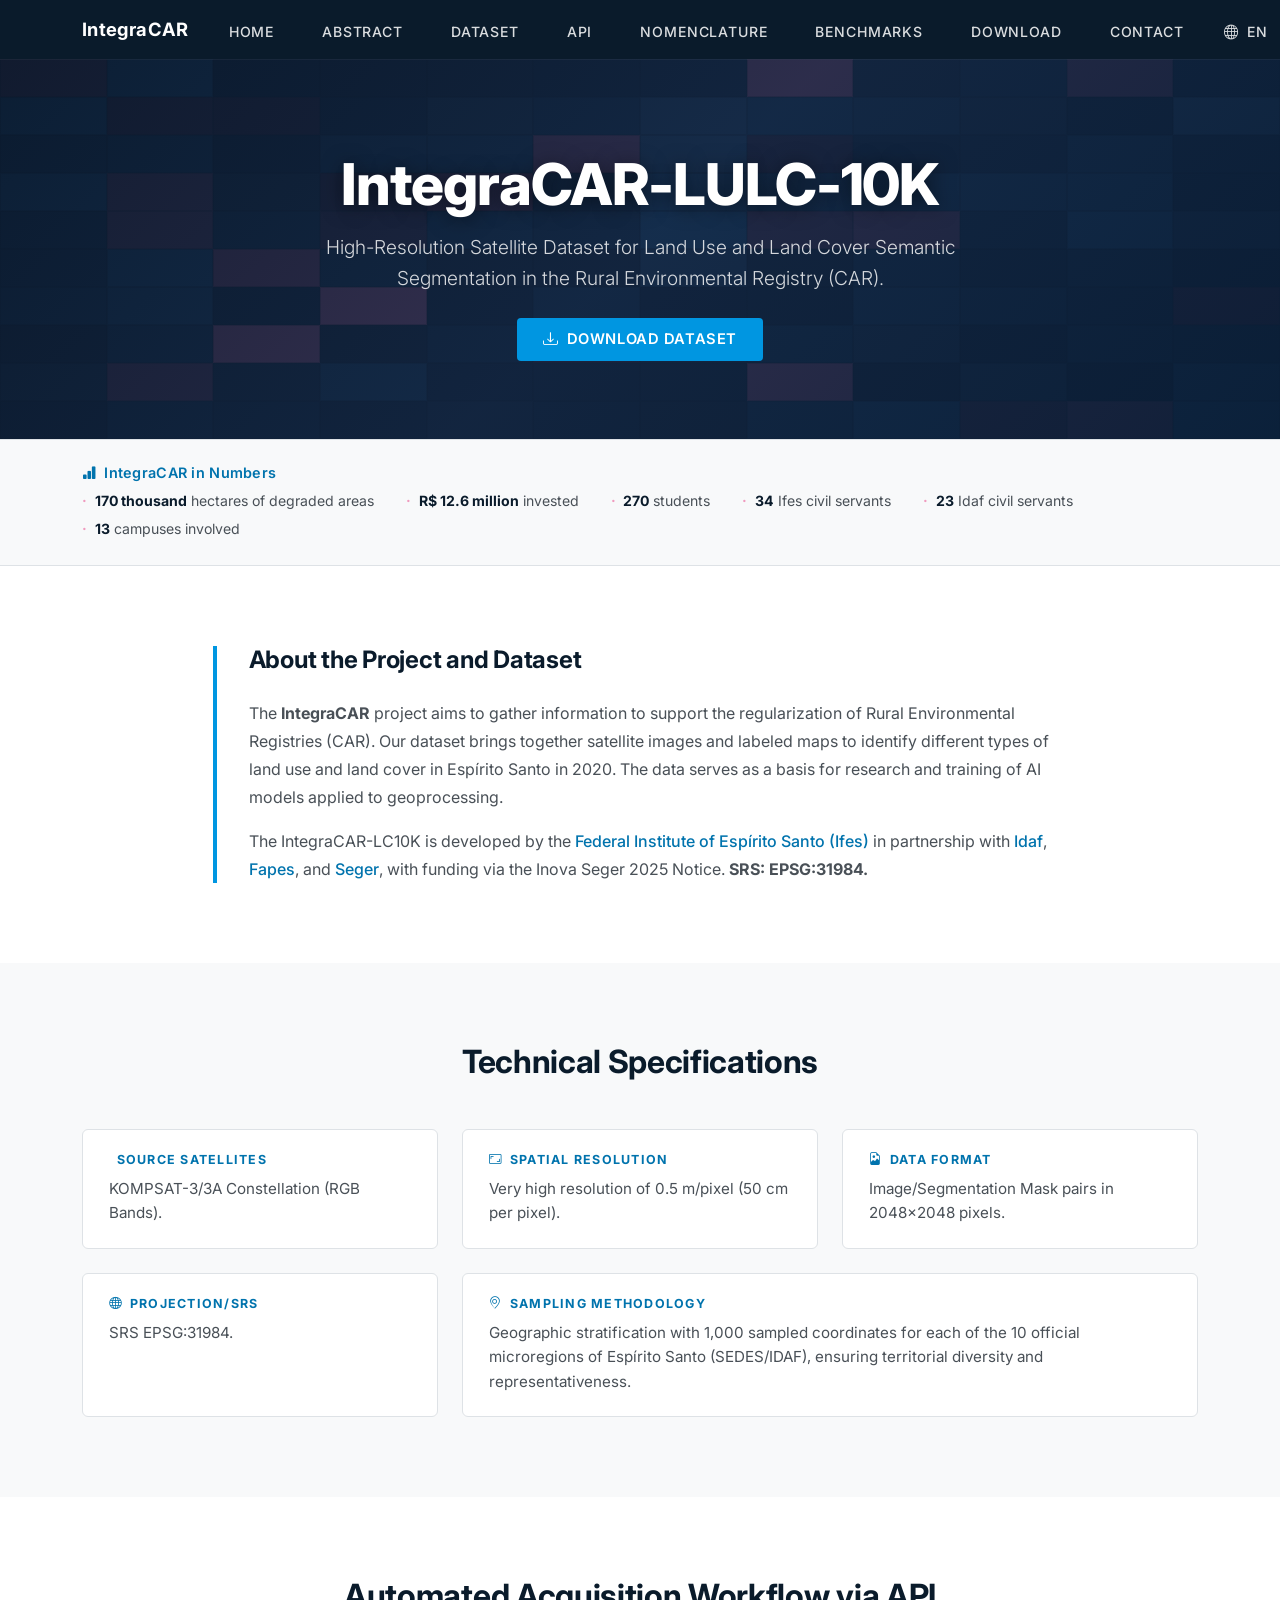
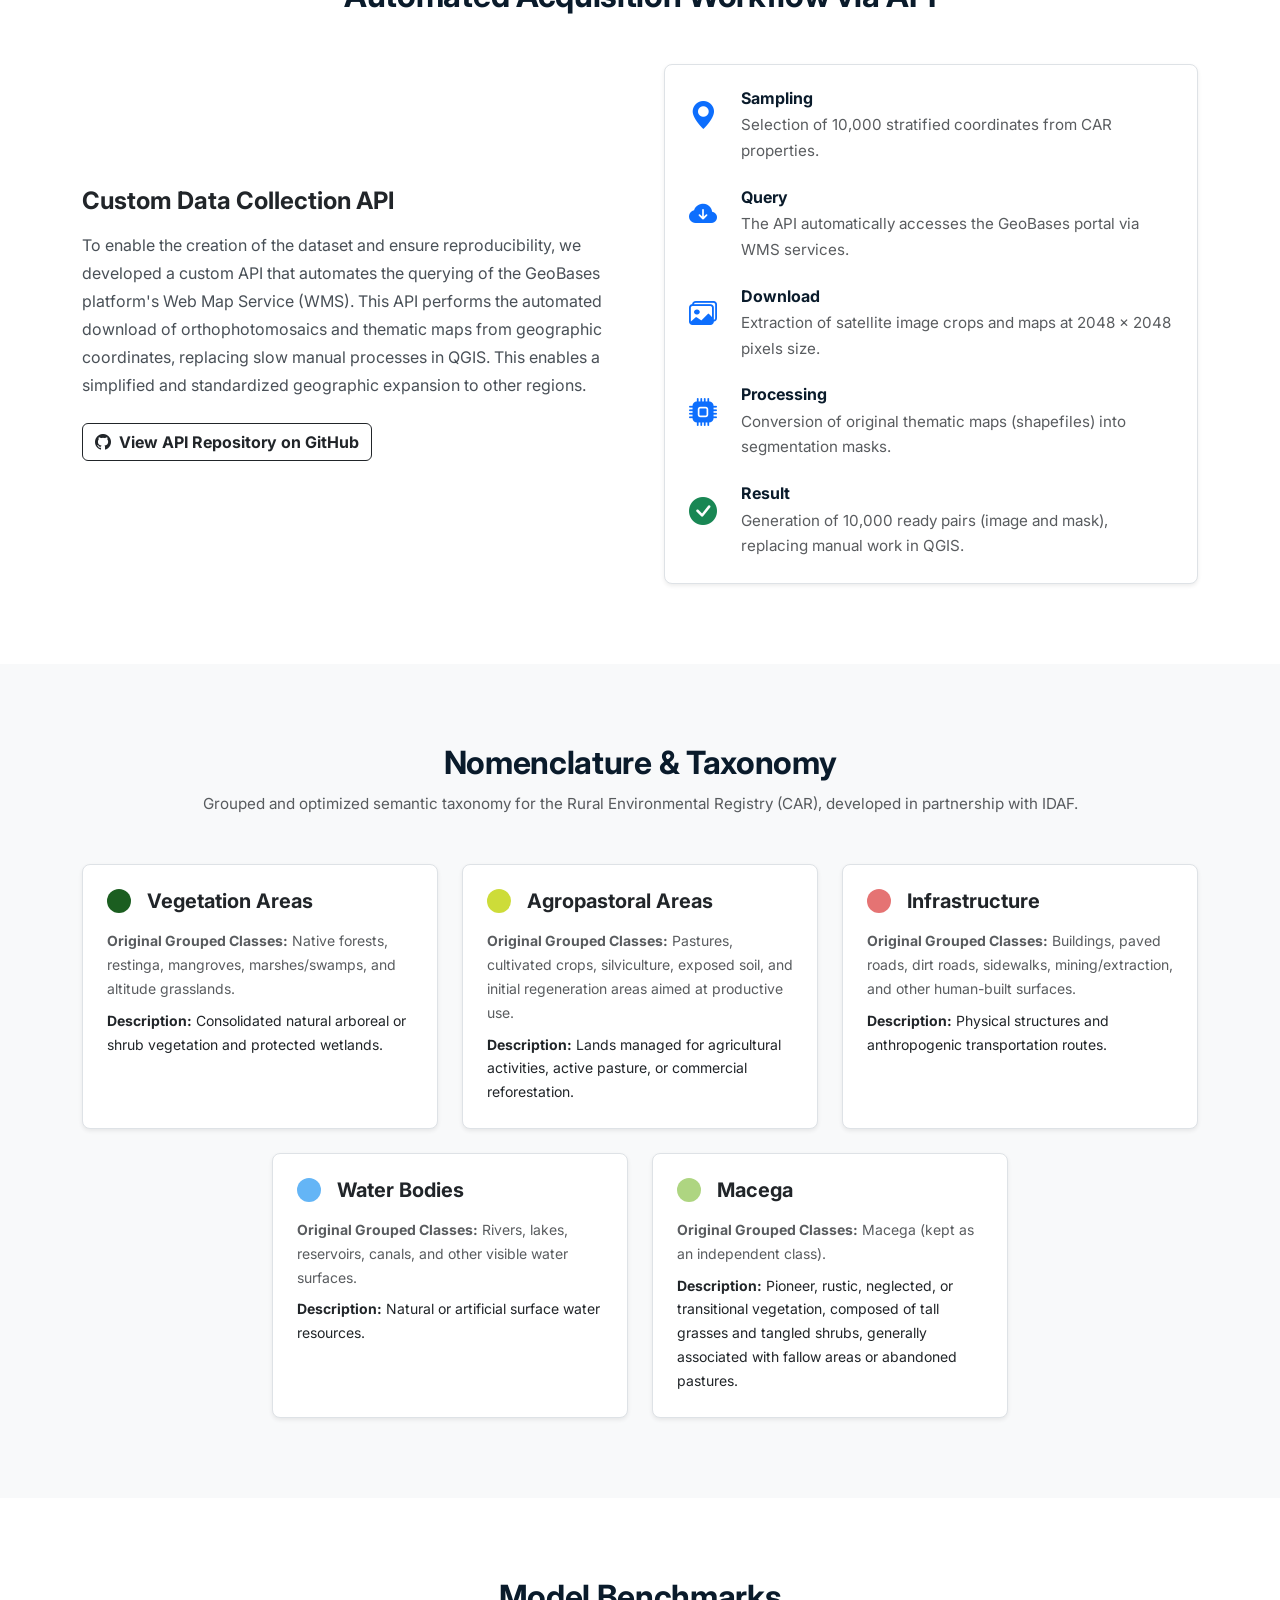
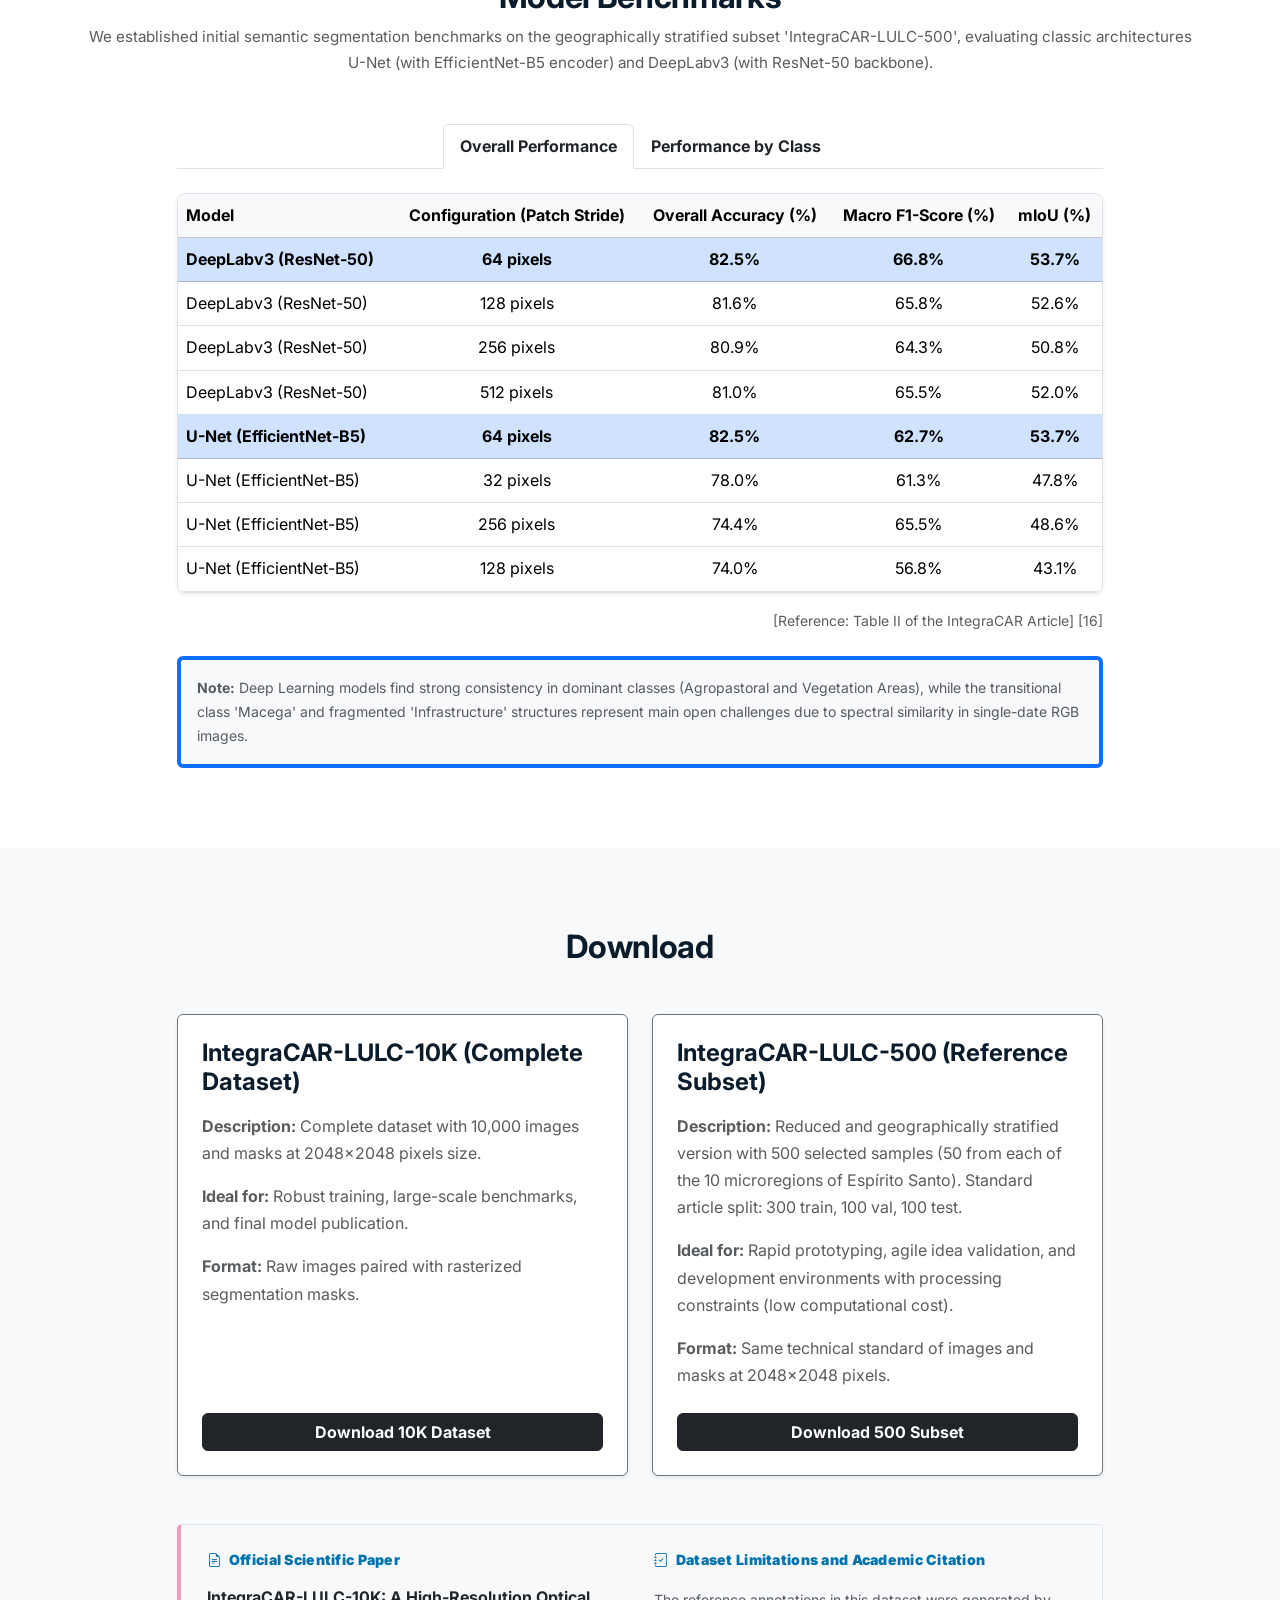
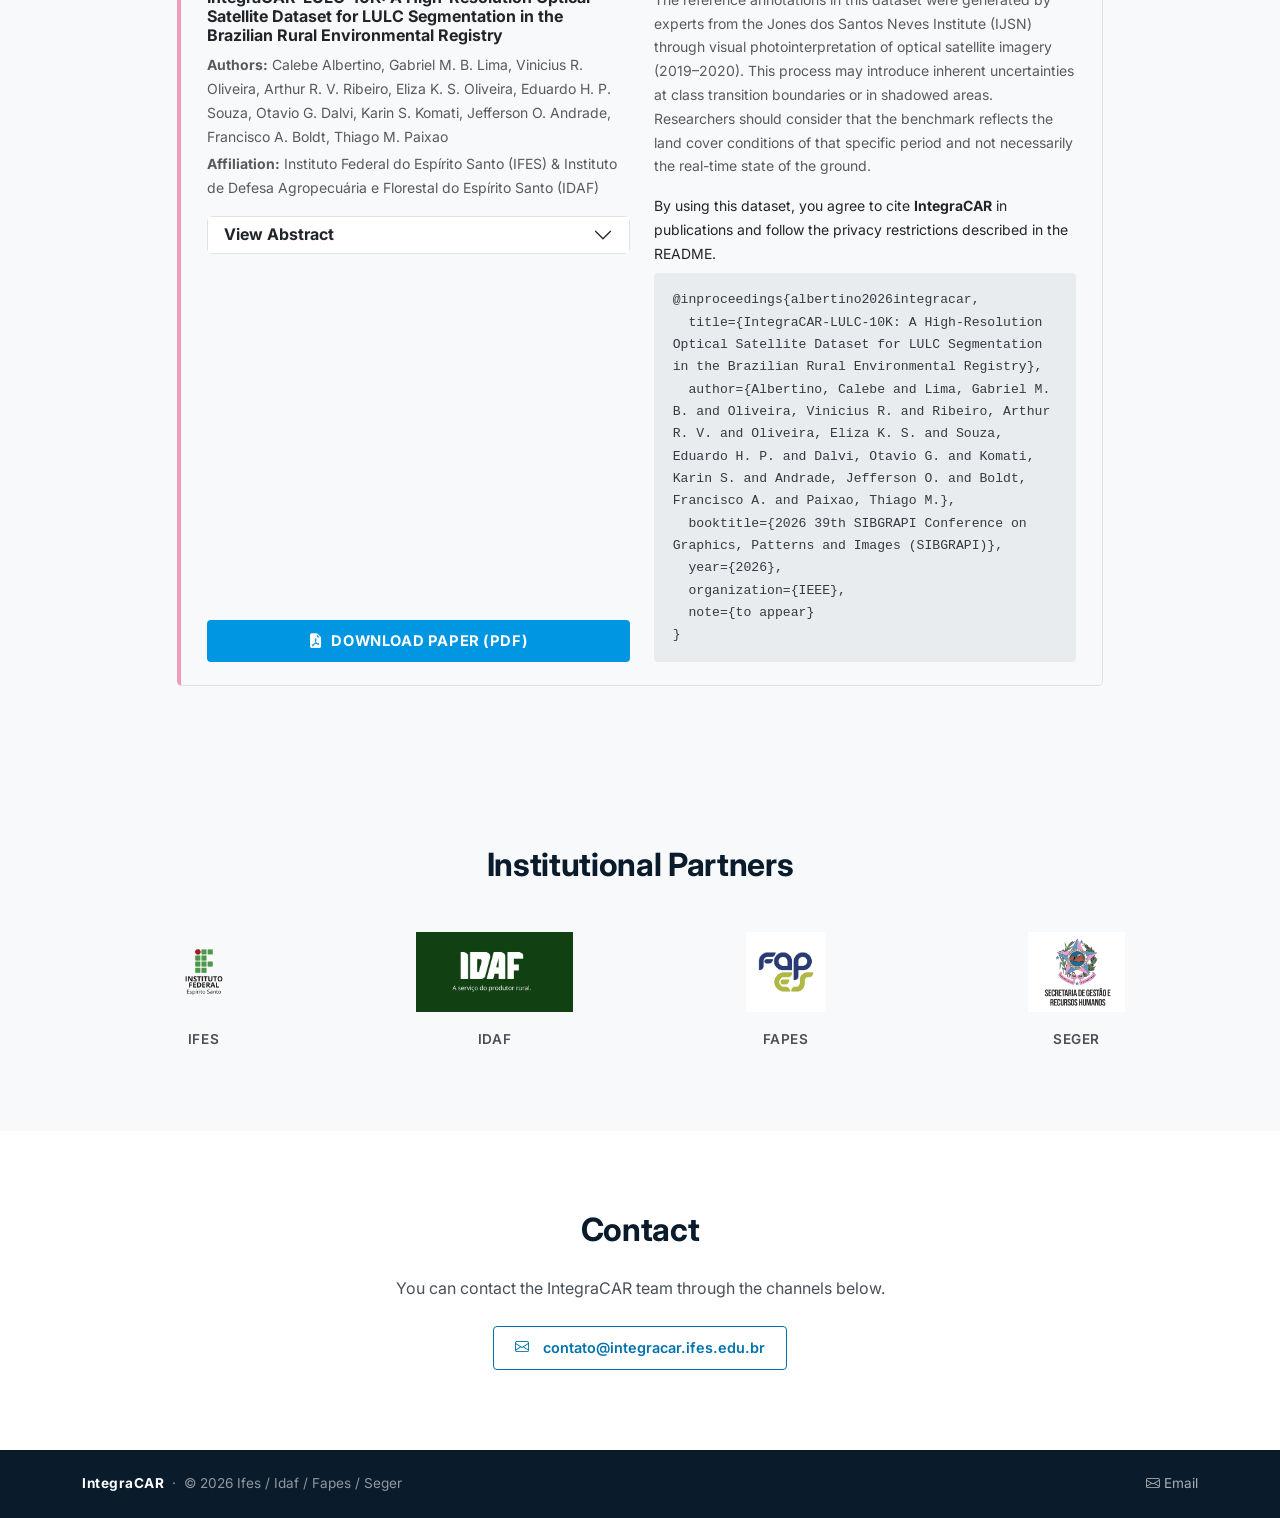
<file: index.html>
<!doctype html>
<html lang="en">

<head>
    <meta charset="utf-8" />
    <meta name="viewport" content="width=device-width, initial-scale=1, shrink-to-fit=no" />
    <meta name="description"
        content="IntegraCAR-LULC-10K is a high-resolution satellite dataset for land use and land cover semantic segmentation in the Rural Environmental Registry (CAR)." />
    <meta name="author" content="IntegraCAR / Ifes" />
    <meta name="keywords"
        content="dataset, CAR, rural environmental registry, Espírito Santo, remote sensing, geoprocessing, semantic segmentation, IntegraCAR, LULC" />
    <meta name="robots" content="index, follow" />
    <link rel="shortcut icon" href="favicon.ico" type="image/x-icon" />

    <meta property="og:title" content="IntegraCAR-LULC-10K — High-Resolution Satellite Dataset for LULC" />
    <meta property="og:description"
        content="High-resolution satellite dataset for land use and land cover semantic segmentation in the Rural Environmental Registry (CAR)." />
    <meta property="og:url" content="https://integracar.ifes.edu.br" />

    <title>IntegraCAR-LULC-10K — High-Resolution Satellite Dataset</title>

    <!-- Google Fonts: Inter (clean sans-serif like BigEarthNet) -->
    <link rel="preconnect" href="https://fonts.googleapis.com" />
    <link rel="preconnect" href="https://fonts.gstatic.com" crossorigin />
    <link href="https://fonts.googleapis.com/css2?family=Inter:wght@300;400;500;600;700;800&display=swap"
        rel="stylesheet" />

    <!-- Bootstrap 5 -->
    <link href="https://cdn.jsdelivr.net/npm/bootstrap@5.3.2/dist/css/bootstrap.min.css" rel="stylesheet" />

    <!-- Bootstrap Icons -->
    <link rel="stylesheet" href="https://cdn.jsdelivr.net/npm/bootstrap-icons@1.11.3/font/bootstrap-icons.min.css" />

    <link rel="stylesheet" href="style.css" />
</head>

<body>

    <!-- ===================== NAVBAR ===================== -->
    <nav id="mainNav" class="navbar navbar-expand-lg navbar-dark ben-navbar sticky-top">
        <div class="container">
            <a class="navbar-brand ben-brand" href="#home">
                IntegraCAR
            </a>

            <button class="navbar-toggler" type="button" data-bs-toggle="collapse" data-bs-target="#navbarNav"
                aria-controls="navbarNav" aria-expanded="false" aria-label="Toggle navigation">
                <span class="navbar-toggler-icon"></span>
            </button>

            <div class="collapse navbar-collapse" id="navbarNav">
                <ul class="navbar-nav ms-auto align-items-center">
                    <li class="nav-item px-lg-3"><a class="nav-link ben-nav-link" href="#home"
                            data-i18n="nav-home">Home</a></li>
                    <li class="nav-item px-lg-3"><a class="nav-link ben-nav-link" href="#abstract"
                            data-i18n="nav-abstract">Abstract</a></li>
                    <li class="nav-item px-lg-3"><a class="nav-link ben-nav-link" href="#dataset"
                            data-i18n="nav-dataset">Dataset</a></li>
                    <li class="nav-item px-lg-3"><a class="nav-link ben-nav-link" href="#api"
                            data-i18n="nav-api">API</a></li>
                    <li class="nav-item px-lg-3"><a class="nav-link ben-nav-link" href="#nomenclature"
                            data-i18n="nav-nomenclature">Nomenclature</a></li>
                    <li class="nav-item px-lg-3"><a class="nav-link ben-nav-link" href="#benchmarks"
                            data-i18n="nav-benchmarks">Benchmarks</a></li>
                    <li class="nav-item px-lg-3"><a class="nav-link ben-nav-link" href="#download"
                            data-i18n="nav-download">Download</a></li>
                    <li class="nav-item px-lg-3"><a class="nav-link ben-nav-link" href="#contact"
                            data-i18n="nav-contact">Contact</a></li>

                    <!-- Language Switcher -->
                    <li class="nav-item dropdown px-lg-2 mt-2 mt-lg-0">
                        <a class="nav-link ben-nav-link dropdown-toggle" href="#" id="langDropdown" role="button"
                            data-bs-toggle="dropdown" aria-expanded="false">
                            <i class="bi bi-globe me-1"></i> <span id="currentLangLabel">EN</span>
                        </a>
                        <ul class="dropdown-menu dropdown-menu-end" aria-labelledby="langDropdown">
                            <li><a class="dropdown-item" href="#" onclick="changeLang('en'); return false;">English
                                    (EN)</a></li>
                            <li><a class="dropdown-item" href="#" onclick="changeLang('pt'); return false;">Português
                                    (PT)</a></li>
                        </ul>
                    </li>
                </ul>
            </div>
        </div>
    </nav>

    <!-- ===================== HERO ===================== -->
    <header id="home" class="ben-masthead d-flex align-items-center">
        <div class="ben-masthead-overlay"></div>
        <div class="ben-mosaic-grid" aria-hidden="true">
            <!-- mosaic patches rendered via CSS/JS -->
        </div>
        <div class="container position-relative text-center">
            <h1 class="ben-hero-title">IntegraCAR-LULC-10K</h1>
            <p class="ben-hero-subtitle" data-i18n="hero-subtitle">
                High-Resolution Satellite Dataset for Land Use and Land Cover Semantic Segmentation in the Rural
                Environmental Registry (CAR).
            </p>
            <div class="ben-hero-buttons mt-4">
                <a href="#download" class="btn ben-btn-primary" data-i18n="btn-download">
                    <i class="bi bi-download me-2"></i>Download Dataset
                </a>
            </div>
        </div>
    </header>

    <!-- ===================== NUMBERS BOX ===================== -->
    <section class="ben-news-bar" id="numbers">
        <div class="container fade-in-up">
            <div class="ben-news-box">
                <h5 class="ben-news-title" data-i18n="num-title">
                    <i class="bi bi-bar-chart-fill me-2"></i>IntegraCAR in Numbers
                </h5>
                <ul class="ben-news-list">
                    <li data-i18n="num-1"><strong>170 thousand</strong> hectares of degraded areas</li>
                    <li data-i18n="num-2"><strong>R$ 12.6 million</strong> invested</li>
                    <li data-i18n="num-3"><strong>270</strong> students</li>
                    <li data-i18n="num-4"><strong>34</strong> Ifes civil servants</li>
                    <li data-i18n="num-5"><strong>23</strong> Idaf civil servants</li>
                    <li data-i18n="num-6"><strong>13</strong> campuses involved</li>
                </ul>
            </div>
        </div>
    </section>

    <!-- ===================== ABSTRACT ===================== -->
    <section id="abstract" class="ben-section">
        <div class="container fade-in-up">
            <div class="row justify-content-center">
                <div class="col-lg-9 ben-about-block text-justify">
                    <h2 class="ben-section-title" data-i18n="abs-title">About the Project and Dataset</h2>
                    <p class="ben-section-text" data-i18n="abs-p1">
                        The <strong>IntegraCAR</strong> project aims to gather information to support the regularization
                        of Rural Environmental Registries (CAR). Our dataset brings together satellite images and
                        labeled maps to identify different types of land use and land cover in Espírito Santo in 2020.
                        The data serves as a basis for research and training of AI models applied to geoprocessing.
                    </p>
                    <p class="ben-section-text mb-0" data-i18n="abs-p2">
                        The IntegraCAR-LC10K is developed by the <a href="https://ifes.edu.br" target="_blank"
                            rel="noopener">Federal Institute of Espírito Santo (Ifes)</a> in partnership with <a
                            href="https://idaf.es.gov.br" target="_blank" rel="noopener">Idaf</a>, <a
                            href="https://fapes.es.gov.br" target="_blank" rel="noopener">Fapes</a>, and <a
                            href="https://seger.es.gov.br" target="_blank" rel="noopener">Seger</a>, with funding via
                        the Inova Seger 2025 Notice. <strong>SRS: EPSG:31984.</strong>
                    </p>
                </div>
            </div>
        </div>
    </section>

    <!-- ===================== DATASET / TECHNICAL DETAILS ===================== -->
    <section id="dataset" class="ben-section ben-section-alt">
        <div class="container fade-in-up">
            <div class="row justify-content-center">
                <div class="col-lg-12">
                    <h2 class="ben-section-title text-center mb-5" data-i18n="tech-title">Technical Specifications</h2>
                    <div class="row g-4 justify-content-center">
                        <div class="col-md-6 col-lg-4">
                            <div class="ben-detail-card h-100">
                                <h6 class="ben-detail-card-label"><i class="bi bi-satellite me-2"></i><span
                                        data-i18n="tech-sat-lbl">Source Satellites</span></h6>
                                <p class="mb-0" data-i18n="tech-sat-txt">KOMPSAT-3/3A Constellation (RGB Bands).</p>
                            </div>
                        </div>
                        <div class="col-md-6 col-lg-4">
                            <div class="ben-detail-card h-100">
                                <h6 class="ben-detail-card-label"><i class="bi bi-aspect-ratio me-2"></i><span
                                        data-i18n="tech-res-lbl">Spatial Resolution</span></h6>
                                <p class="mb-0" data-i18n="tech-res-txt">Very high resolution of 0.5 m/pixel (50 cm per
                                    pixel).</p>
                            </div>
                        </div>
                        <div class="col-md-6 col-lg-4">
                            <div class="ben-detail-card h-100">
                                <h6 class="ben-detail-card-label"><i class="bi bi-file-earmark-image me-2"></i><span
                                        data-i18n="tech-fmt-lbl">Data Format</span></h6>
                                <p class="mb-0" data-i18n="tech-fmt-txt">Image/Segmentation Mask pairs in 2048×2048
                                    pixels.</p>
                            </div>
                        </div>
                        <div class="col-md-6 col-lg-4">
                            <div class="ben-detail-card h-100">
                                <h6 class="ben-detail-card-label"><i class="bi bi-globe me-2"></i><span
                                        data-i18n="tech-proj-lbl">Projection/SRS</span></h6>
                                <p class="mb-0" data-i18n="tech-proj-txt">SRS EPSG:31984.</p>
                            </div>
                        </div>
                        <div class="col-md-12 col-lg-8">
                            <div class="ben-detail-card h-100">
                                <h6 class="ben-detail-card-label"><i class="bi bi-geo-alt me-2"></i><span
                                        data-i18n="tech-samp-lbl">Sampling Methodology</span></h6>
                                <p class="mb-0" data-i18n="tech-samp-txt">Geographic stratification with 1,000 sampled
                                    coordinates for each of the 10 official microregions of Espírito Santo (SEDES/IDAF),
                                    ensuring territorial diversity and representativeness.</p>
                            </div>
                        </div>
                    </div>
                </div>
            </div>
        </div>
    </section>

    <!-- ===================== API WORKFLOW ===================== -->
    <section id="api" class="ben-section">
        <div class="container fade-in-up">
            <div class="row justify-content-center">
                <div class="col-lg-12">
                    <h2 class="ben-section-title text-center mb-5" data-i18n="api-section-title">Automated Acquisition
                        Workflow via API</h2>
                    <div class="row align-items-center g-5">
                        <div class="col-lg-6">
                            <h3 class="h4 fw-bold mb-3" data-i18n="api-title">Custom Data Collection API</h3>
                            <p class="ben-section-text text-justify" data-i18n="api-desc">
                                To enable the creation of the dataset and ensure reproducibility, we developed a custom
                                API that automates the querying of the GeoBases platform's Web Map Service (WMS). This
                                API performs the automated download of orthophotomosaics and thematic maps from
                                geographic coordinates, replacing slow manual processes in QGIS. This enables a
                                simplified and standardized geographic expansion to other regions.
                            </p>
                            <div class="mt-4">
                                <a href="https://github.com/IntegraCAR" class="btn btn-outline-dark fw-bold"
                                    target="_blank" rel="noopener">
                                    <i class="bi bi-github me-2"></i><span data-i18n="api-btn">View API Repository on
                                        GitHub</span>
                                </a>
                            </div>
                        </div>
                        <div class="col-lg-6">
                            <div class="p-4 rounded-3 shadow-sm border bg-white">
                                <ul class="list-unstyled mb-0">
                                    <li class="d-flex align-items-start mb-4">
                                        <div class="flex-shrink-0 mt-1">
                                            <i class="bi bi-geo-alt-fill text-primary fs-3"></i>
                                        </div>
                                        <div class="ms-4">
                                            <h6 class="fw-bold mb-1" data-i18n="flow-1-title" style="color: #0a1b2b;">
                                                Sampling</h6>
                                            <p class="mb-0 text-muted" data-i18n="flow-1-desc"
                                                style="font-size: 0.95rem;">Selection of 10,000 stratified coordinates
                                                from CAR properties.</p>
                                        </div>
                                    </li>
                                    <li class="d-flex align-items-start mb-4">
                                        <div class="flex-shrink-0 mt-1">
                                            <i class="bi bi-cloud-arrow-down-fill text-primary fs-3"></i>
                                        </div>
                                        <div class="ms-4">
                                            <h6 class="fw-bold mb-1" data-i18n="flow-2-title" style="color: #0a1b2b;">
                                                Query</h6>
                                            <p class="mb-0 text-muted" data-i18n="flow-2-desc"
                                                style="font-size: 0.95rem;">The API automatically accesses the GeoBases
                                                portal via WMS services.</p>
                                        </div>
                                    </li>
                                    <li class="d-flex align-items-start mb-4">
                                        <div class="flex-shrink-0 mt-1">
                                            <i class="bi bi-images text-primary fs-3"></i>
                                        </div>
                                        <div class="ms-4">
                                            <h6 class="fw-bold mb-1" data-i18n="flow-3-title" style="color: #0a1b2b;">
                                                Download</h6>
                                            <p class="mb-0 text-muted" data-i18n="flow-3-desc"
                                                style="font-size: 0.95rem;">Extraction of satellite image crops and maps
                                                at 2048 x 2048 pixels size.</p>
                                        </div>
                                    </li>
                                    <li class="d-flex align-items-start mb-4">
                                        <div class="flex-shrink-0 mt-1">
                                            <i class="bi bi-cpu-fill text-primary fs-3"></i>
                                        </div>
                                        <div class="ms-4">
                                            <h6 class="fw-bold mb-1" data-i18n="flow-4-title" style="color: #0a1b2b;">
                                                Processing</h6>
                                            <p class="mb-0 text-muted" data-i18n="flow-4-desc"
                                                style="font-size: 0.95rem;">Conversion of original thematic maps
                                                (shapefiles) into segmentation masks.</p>
                                        </div>
                                    </li>
                                    <li class="d-flex align-items-start">
                                        <div class="flex-shrink-0 mt-1">
                                            <i class="bi bi-check-circle-fill text-success fs-3"></i>
                                        </div>
                                        <div class="ms-4">
                                            <h6 class="fw-bold mb-1" data-i18n="flow-5-title" style="color: #0a1b2b;">
                                                Result</h6>
                                            <p class="mb-0 text-muted" data-i18n="flow-5-desc"
                                                style="font-size: 0.95rem;">Generation of 10,000 ready pairs (image and
                                                mask), replacing manual work in QGIS.</p>
                                        </div>
                                    </li>
                                </ul>
                            </div>
                        </div>
                    </div>
                </div>
            </div>
        </div>
    </section>

    <!-- ===================== NOMENCLATURE ===================== -->
    <section id="nomenclature" class="ben-section ben-section-alt">
        <div class="container fade-in-up">
            <h2 class="ben-section-title text-center mb-2" data-i18n="nom-title">Nomenclature & Taxonomy</h2>
            <p class="text-center text-muted mb-5" style="font-size:0.95rem;" data-i18n="nom-desc">Grouped and optimized
                semantic taxonomy for the Rural Environmental Registry (CAR), developed in partnership with IDAF.</p>

            <div class="row g-4 justify-content-center" id="nomenclatureGrid">
                <!-- Card 1 -->
                <div class="col-md-6 col-lg-4">
                    <div class="p-4 rounded-3 shadow-sm border bg-white h-100">
                        <div class="d-flex align-items-center mb-3">
                            <span class="rounded-circle d-inline-block me-3"
                                style="width: 24px; height: 24px; background:#1b5e20;"></span>
                            <h5 class="fw-bold mb-0" data-i18n="nom-group1-title">Vegetation Areas</h5>
                        </div>
                        <p class="small text-muted mb-2"><strong data-i18n="nom-lbl-grouped">Original Grouped
                                Classes:</strong> <span data-i18n="nom-group1-classes">Native forests, restinga,
                                mangroves, marshes/swamps, and altitude grasslands.</span></p>
                        <p class="small mb-0"><strong data-i18n="nom-lbl-desc">Description:</strong> <span
                                data-i18n="nom-group1-desc">Consolidated natural arboreal or shrub vegetation and
                                protected wetlands.</span></p>
                    </div>
                </div>
                <!-- Card 2 -->
                <div class="col-md-6 col-lg-4">
                    <div class="p-4 rounded-3 shadow-sm border bg-white h-100">
                        <div class="d-flex align-items-center mb-3">
                            <span class="rounded-circle d-inline-block me-3"
                                style="width: 24px; height: 24px; background:#cddc39;"></span>
                            <h5 class="fw-bold mb-0" data-i18n="nom-group2-title">Agropastoral Areas</h5>
                        </div>
                        <p class="small text-muted mb-2"><strong data-i18n="nom-lbl-grouped">Original Grouped
                                Classes:</strong> <span data-i18n="nom-group2-classes">Pastures, cultivated crops,
                                silviculture, exposed soil, and initial regeneration areas aimed at productive
                                use.</span></p>
                        <p class="small mb-0"><strong data-i18n="nom-lbl-desc">Description:</strong> <span
                                data-i18n="nom-group2-desc">Lands managed for agricultural activities, active pasture,
                                or commercial reforestation.</span></p>
                    </div>
                </div>
                <!-- Card 3 -->
                <div class="col-md-6 col-lg-4">
                    <div class="p-4 rounded-3 shadow-sm border bg-white h-100">
                        <div class="d-flex align-items-center mb-3">
                            <span class="rounded-circle d-inline-block me-3"
                                style="width: 24px; height: 24px; background:#e57373;"></span>
                            <h5 class="fw-bold mb-0" data-i18n="nom-group3-title">Infrastructure</h5>
                        </div>
                        <p class="small text-muted mb-2"><strong data-i18n="nom-lbl-grouped">Original Grouped
                                Classes:</strong> <span data-i18n="nom-group3-classes">Buildings, paved roads, dirt
                                roads, sidewalks, mining/extraction, and other human-built surfaces.</span></p>
                        <p class="small mb-0"><strong data-i18n="nom-lbl-desc">Description:</strong> <span
                                data-i18n="nom-group3-desc">Physical structures and anthropogenic transportation
                                routes.</span></p>
                    </div>
                </div>
                <!-- Card 4 -->
                <div class="col-md-6 col-lg-4">
                    <div class="p-4 rounded-3 shadow-sm border bg-white h-100">
                        <div class="d-flex align-items-center mb-3">
                            <span class="rounded-circle d-inline-block me-3"
                                style="width: 24px; height: 24px; background:#64b5f6;"></span>
                            <h5 class="fw-bold mb-0" data-i18n="nom-group4-title">Water Bodies</h5>
                        </div>
                        <p class="small text-muted mb-2"><strong data-i18n="nom-lbl-grouped">Original Grouped
                                Classes:</strong> <span data-i18n="nom-group4-classes">Rivers, lakes, reservoirs,
                                canals, and other visible water surfaces.</span></p>
                        <p class="small mb-0"><strong data-i18n="nom-lbl-desc">Description:</strong> <span
                                data-i18n="nom-group4-desc">Natural or artificial surface water resources.</span></p>
                    </div>
                </div>
                <!-- Card 5 -->
                <div class="col-md-6 col-lg-4">
                    <div class="p-4 rounded-3 shadow-sm border bg-white h-100">
                        <div class="d-flex align-items-center mb-3">
                            <span class="rounded-circle d-inline-block me-3"
                                style="width: 24px; height: 24px; background:#aed581;"></span>
                            <h5 class="fw-bold mb-0" data-i18n="nom-group5-title">Macega</h5>
                        </div>
                        <p class="small text-muted mb-2"><strong data-i18n="nom-lbl-grouped">Original Grouped
                                Classes:</strong> <span data-i18n="nom-group5-classes">Macega (kept as an independent
                                class).</span></p>
                        <p class="small mb-0"><strong data-i18n="nom-lbl-desc">Description:</strong> <span
                                data-i18n="nom-group5-desc">Pioneer, rustic, neglected, or transitional vegetation,
                                composed of tall grasses and tangled shrubs, generally associated with fallow areas or
                                abandoned pastures.</span></p>
                    </div>
                </div>
            </div><!-- /row -->
        </div>
    </section>

    <!-- ===================== BENCHMARKS ===================== -->
    <section id="benchmarks" class="ben-section">
        <div class="container fade-in-up">
            <h2 class="ben-section-title text-center mb-2" data-i18n="bench-title">Model Benchmarks</h2>
            <p class="text-center text-muted mb-5" style="font-size:0.95rem;" data-i18n="bench-desc">
                We established initial semantic segmentation benchmarks on the geographically stratified subset
                'IntegraCAR-LULC-500', evaluating classic architectures U-Net (with EfficientNet-B5 encoder) and
                DeepLabv3 (with ResNet-50 backbone).
            </p>

            <div class="row justify-content-center">
                <div class="col-lg-10">
                    <ul class="nav nav-tabs mb-4 justify-content-center" id="benchmarkTabs" role="tablist">
                        <li class="nav-item" role="presentation">
                            <button class="nav-link active fw-bold text-dark" id="overall-tab" data-bs-toggle="tab"
                                data-bs-target="#overall" type="button" role="tab" aria-controls="overall"
                                aria-selected="true" data-i18n="bench-tab1">Overall Performance</button>
                        </li>
                        <li class="nav-item" role="presentation">
                            <button class="nav-link fw-bold text-dark" id="class-tab" data-bs-toggle="tab"
                                data-bs-target="#classperf" type="button" role="tab" aria-controls="classperf"
                                aria-selected="false" data-i18n="bench-tab2">Performance by Class</button>
                        </li>
                    </ul>

                    <div class="tab-content" id="benchmarkTabsContent">
                        <!-- Tab 1 -->
                        <div class="tab-pane fade show active" id="overall" role="tabpanel"
                            aria-labelledby="overall-tab">
                            <div class="table-responsive shadow-sm rounded-3 border bg-white mb-3">
                                <table class="table table-hover mb-0 text-center align-middle">
                                    <thead class="table-light">
                                        <tr>
                                            <th class="text-start" data-i18n="bench-th-model">Model</th>
                                            <th data-i18n="bench-th-stride">Configuration (Patch Stride)</th>
                                            <th data-i18n="bench-th-acc">Overall Accuracy (%)</th>
                                            <th data-i18n="bench-th-f1">Macro F1-Score (%)</th>
                                            <th data-i18n="bench-th-iou">mIoU (%)</th>
                                        </tr>
                                    </thead>
                                    <tbody>
                                        <tr class="table-primary fw-bold">
                                            <td class="text-start">DeepLabv3 (ResNet-50)</td>
                                            <td>64 pixels</td>
                                            <td>82.5%</td>
                                            <td>66.8%</td>
                                            <td>53.7%</td>
                                        </tr>
                                        <tr>
                                            <td class="text-start">DeepLabv3 (ResNet-50)</td>
                                            <td>128 pixels</td>
                                            <td>81.6%</td>
                                            <td>65.8%</td>
                                            <td>52.6%</td>
                                        </tr>
                                        <tr>
                                            <td class="text-start">DeepLabv3 (ResNet-50)</td>
                                            <td>256 pixels</td>
                                            <td>80.9%</td>
                                            <td>64.3%</td>
                                            <td>50.8%</td>
                                        </tr>
                                        <tr>
                                            <td class="text-start">DeepLabv3 (ResNet-50)</td>
                                            <td>512 pixels</td>
                                            <td>81.0%</td>
                                            <td>65.5%</td>
                                            <td>52.0%</td>
                                        </tr>
                                        <tr class="table-primary fw-bold">
                                            <td class="text-start">U-Net (EfficientNet-B5)</td>
                                            <td>64 pixels</td>
                                            <td>82.5%</td>
                                            <td>62.7%</td>
                                            <td>53.7%</td>
                                        </tr>
                                        <tr>
                                            <td class="text-start">U-Net (EfficientNet-B5)</td>
                                            <td>32 pixels</td>
                                            <td>78.0%</td>
                                            <td>61.3%</td>
                                            <td>47.8%</td>
                                        </tr>
                                        <tr>
                                            <td class="text-start">U-Net (EfficientNet-B5)</td>
                                            <td>256 pixels</td>
                                            <td>74.4%</td>
                                            <td>65.5%</td>
                                            <td>48.6%</td>
                                        </tr>
                                        <tr>
                                            <td class="text-start">U-Net (EfficientNet-B5)</td>
                                            <td>128 pixels</td>
                                            <td>74.0%</td>
                                            <td>56.8%</td>
                                            <td>43.1%</td>
                                        </tr>
                                    </tbody>
                                </table>
                            </div>
                            <p class="text-end small text-muted">[Reference: Table II of the IntegraCAR Article] [16]
                            </p>
                        </div>

                        <!-- Tab 2 -->
                        <div class="tab-pane fade" id="classperf" role="tabpanel" aria-labelledby="class-tab">
                            <div class="table-responsive shadow-sm rounded-3 border bg-white mb-3">
                                <table class="table table-hover mb-0 text-center align-middle">
                                    <thead class="table-light">
                                        <tr>
                                            <th class="text-start" data-i18n="bench-th-class">Class</th>
                                            <th>IoU (%)</th>
                                            <th data-i18n="bench-th-prec">Precision (%)</th>
                                            <th data-i18n="bench-th-rec">Recall (%)</th>
                                            <th data-i18n="bench-th-f1-col">F1-Score (%)</th>
                                            <th data-i18n="bench-th-freq">Dataset Freq. (%)</th>
                                        </tr>
                                    </thead>
                                    <tbody>
                                        <tr class="fw-bold">
                                            <td class="text-start" data-i18n="nom-group2-title">Agropastoral Areas</td>
                                            <td>80.1%</td>
                                            <td>86.8%</td>
                                            <td>91.2%</td>
                                            <td>88.9%</td>
                                            <td>54.5%</td>
                                        </tr>
                                        <tr class="fw-bold">
                                            <td class="text-start" data-i18n="nom-group1-title">Vegetation Areas</td>
                                            <td>75.4%</td>
                                            <td>83.1%</td>
                                            <td>89.1%</td>
                                            <td>86.0%</td>
                                            <td>27.7%</td>
                                        </tr>
                                        <tr class="fw-bold">
                                            <td class="text-start" data-i18n="nom-group4-title">Water Bodies</td>
                                            <td>50.6%</td>
                                            <td>75.9%</td>
                                            <td>60.3%</td>
                                            <td>67.2%</td>
                                            <td>1.2%</td>
                                        </tr>
                                        <tr class="fw-bold">
                                            <td class="text-start" data-i18n="nom-group3-title">Infrastructure</td>
                                            <td>44.1%</td>
                                            <td>64.6%</td>
                                            <td>58.2%</td>
                                            <td>61.2%</td>
                                            <td>10.6%</td>
                                        </tr>
                                        <tr class="fw-bold">
                                            <td class="text-start" data-i18n="nom-group5-title">Macega</td>
                                            <td>18.2%</td>
                                            <td>48.6%</td>
                                            <td>22.6%</td>
                                            <td>30.8%</td>
                                            <td>6.0%</td>
                                        </tr>
                                    </tbody>
                                </table>
                            </div>
                            <p class="text-end small text-muted">[Reference: Table III of the IntegraCAR Article] [17]
                            </p>
                        </div>
                    </div>

                    <div class="mt-4 p-3 bg-light rounded border border-start border-4 border-primary">
                        <p class="mb-0 small text-muted"><strong data-i18n="bench-note-lbl">Note:</strong> <span
                                data-i18n="bench-note-text">Deep Learning models find strong consistency in dominant
                                classes (Agropastoral and Vegetation Areas), while the transitional class 'Macega' and
                                fragmented 'Infrastructure' structures represent main open challenges due to spectral
                                similarity in single-date RGB images.</span></p>
                    </div>
                </div>
            </div>
        </div>
    </section>

    <!-- ===================== DOWNLOAD ===================== -->
    <section id="download" class="ben-section ben-section-alt">
        <div class="container fade-in-up">
            <div class="row justify-content-center">
                <div class="col-lg-10 text-center">
                    <h2 class="ben-section-title mb-5" data-i18n="dl-title">Download</h2>

                    <div class="row g-4 text-start mb-5">
                        <!-- Option 1: 10K -->
                        <div class="col-md-6">
                            <div class="card h-100 shadow-sm border border-secondary bg-white">
                                <div class="card-body p-4 d-flex flex-column">
                                    <div class="d-flex align-items-center mb-3">
                                        <h4 class="card-title fw-bold mb-0" data-i18n="dl-opt1-title"
                                            style="color:#0a1b2b;">IntegraCAR-LULC-10K (Complete Dataset)</h4>
                                    </div>
                                    <p class="card-text text-muted mb-3"><strong
                                            data-i18n="dl-lbl-desc">Description:</strong> <span
                                            data-i18n="dl-opt1-desc">Complete dataset with 10,000 images and masks at
                                            2048×2048 pixels size.</span></p>
                                    <p class="card-text text-muted mb-3"><strong data-i18n="dl-lbl-ideal">Ideal
                                            for:</strong> <span data-i18n="dl-opt1-ideal">Robust training, large-scale
                                            benchmarks, and final model publication.</span></p>
                                    <p class="card-text text-muted mb-4"><strong data-i18n="dl-lbl-fmt">Format:</strong>
                                        <span data-i18n="dl-opt1-fmt">Raw images paired with rasterized segmentation
                                            masks.</span></p>
                                    <div class="mt-auto">
                                        <a href="#" class="btn btn-dark w-100 fw-bold" data-i18n="dl-opt1-btn">Download
                                            10K Dataset</a>
                                    </div>
                                </div>
                            </div>
                        </div>

                        <!-- Option 2: 500 -->
                        <div class="col-md-6">
                            <div class="card h-100 shadow-sm border border-secondary bg-white">
                                <div class="card-body p-4 d-flex flex-column">
                                    <div class="d-flex align-items-center mb-3">
                                        <h4 class="card-title fw-bold mb-0" data-i18n="dl-opt2-title"
                                            style="color:#0a1b2b;">IntegraCAR-LULC-500 (Reference Subset)</h4>
                                    </div>
                                    <p class="card-text text-muted mb-3"><strong
                                            data-i18n="dl-lbl-desc">Description:</strong> <span
                                            data-i18n="dl-opt2-desc">Reduced and geographically stratified version with
                                            500 selected samples (50 from each of the 10 microregions of Espírito
                                            Santo). Standard article split: 300 train, 100 val, 100 test.</span></p>
                                    <p class="card-text text-muted mb-3"><strong data-i18n="dl-lbl-ideal">Ideal
                                            for:</strong> <span data-i18n="dl-opt2-ideal">Rapid prototyping, agile idea
                                            validation, and development environments with processing constraints (low
                                            computational cost).</span></p>
                                    <p class="card-text text-muted mb-4"><strong data-i18n="dl-lbl-fmt">Format:</strong>
                                        <span data-i18n="dl-opt2-fmt">Same technical standard of images and masks at
                                            2048×2048 pixels.</span></p>
                                    <div class="mt-auto">
                                        <a href="#" class="btn btn-dark w-100 fw-bold" data-i18n="dl-opt2-btn">Download
                                            500 Subset</a>
                                    </div>
                                </div>
                            </div>
                        </div>
                    </div>

                    <!-- Citation / Terms box -->
                    <div class="ben-citation-box text-start mt-5">
                        <div class="row g-4">
                            <!-- Left Column: Paper Info -->
                            <div class="col-lg-6 d-flex flex-column">
                                <p class="ben-citation-label mb-3" data-i18n="paper-title-label">
                                    <i class="bi bi-file-earmark-text me-2"></i><strong>Official Scientific Paper</strong>
                                </p>
                                <h6 class="fw-bold text-dark mb-2" data-i18n="paper-title" style="color: #0a1b2b;">IntegraCAR-LULC-10K: A High-Resolution Optical Satellite Dataset for LULC Segmentation in the Brazilian Rural Environmental Registry</h6>
                                <p class="small text-muted mb-1"><strong data-i18n="paper-authors-label">Authors:</strong> <span data-i18n="paper-authors">Calebe Albertino, Gabriel M. B. Lima, Vinicius R. Oliveira, Arthur R. V. Ribeiro, Eliza K. S. Oliveira, Eduardo H. P. Souza, Otavio G. Dalvi, Karin S. Komati, Jefferson O. Andrade, Francisco A. Boldt, Thiago M. Paixao</span></p>
                                <p class="small text-muted mb-3"><strong data-i18n="paper-aff-label">Affiliation:</strong> <span data-i18n="paper-aff">Instituto Federal do Espírito Santo (IFES) & Instituto de Defesa Agropecuária e Florestal do Espírito Santo (IDAF)</span></p>
                                
                                <div class="accordion accordion-flush mb-4 border rounded" id="abstractAccordion">
                                    <div class="accordion-item">
                                        <h2 class="accordion-header" id="headingAbstract">
                                            <button class="accordion-button collapsed py-2 px-3 small fw-bold" type="button" data-bs-toggle="collapse" data-bs-target="#collapseAbstract" aria-expanded="false" aria-controls="collapseAbstract" data-i18n="paper-abs-btn">
                                                View Abstract
                                            </button>
                                        </h2>
                                        <div id="collapseAbstract" class="accordion-collapse collapse" aria-labelledby="headingAbstract" data-bs-parent="#abstractAccordion">
                                            <div class="accordion-body small text-muted text-justify p-3" data-i18n="paper-abs-text">
                                                Land-use and land-cover (LULC) mapping in the context of the Brazilian Rural Environmental Registry (CAR) is essential for environmental governance, yet lacks publicly available machine learning benchmarks tailored to this domain. This paper introduces IntegraCAR-LULC-10K, a high-resolution remote sensing dataset for semantic segmentation of CAR-related areas in Espírito Santo, Brazil, built from KOMPSAT-3/3A orthophotomosaic imagery and thematic annotations from GeoBases (2019–2020)...
                                            </div>
                                        </div>
                                    </div>
                                </div>

                                <div class="mt-auto">
                                    <a href="paper.pdf" target="_blank" class="btn ben-btn-primary w-100 fw-bold" data-i18n="paper-download-btn">
                                        <i class="bi bi-file-earmark-pdf-fill me-2"></i>Download Paper (PDF)
                                    </a>
                                </div>
                            </div>

                            <!-- Right Column: Citation & Limitations -->
                            <div class="col-lg-6 d-flex flex-column">
                                <p class="ben-citation-label mb-3" data-i18n="cit-title">
                                    <i class="bi bi-journal-check me-2"></i><strong>Dataset Limitations and Academic
                                        Citation</strong>
                                </p>
                                <p class="mb-3 small text-muted" data-i18n="cit-limits">The reference annotations in this
                                    dataset were generated by experts from the Jones dos Santos Neves Institute (IJSN) through
                                    visual photointerpretation of optical satellite imagery (2019–2020). This process may
                                    introduce inherent uncertainties at class transition boundaries or in shadowed areas.
                                    Researchers should consider that the benchmark reflects the land cover conditions of that
                                    specific period and not necessarily the real-time state of the ground.</p>
                                <p class="mb-2 small" data-i18n="cit-desc">By using this dataset, you agree to cite
                                    <strong>IntegraCAR</strong> in publications and follow the privacy restrictions described in
                                    the README.</p>
                                <pre class="ben-citation-pre mb-0 mt-auto">@inproceedings{albertino2026integracar,
  title={IntegraCAR-LULC-10K: A High-Resolution Optical Satellite Dataset for LULC Segmentation in the Brazilian Rural Environmental Registry},
  author={Albertino, Calebe and Lima, Gabriel M. B. and Oliveira, Vinicius R. and Ribeiro, Arthur R. V. and Oliveira, Eliza K. S. and Souza, Eduardo H. P. and Dalvi, Otavio G. and Komati, Karin S. and Andrade, Jefferson O. and Boldt, Francisco A. and Paixao, Thiago M.},
  booktitle={2026 39th SIBGRAPI Conference on Graphics, Patterns and Images (SIBGRAPI)},
  year={2026},
  organization={IEEE},
  note={to appear}
}</pre>
                            </div>
                        </div>
                    </div>

                </div>
            </div>
        </div>
    </section>

    <!-- ===================== ACKNOWLEDGEMENTS / PARTNERS ===================== -->
    <section id="acknowledgements" class="ben-section ben-section-alt">
        <div class="container fade-in-up">
            <h2 class="ben-section-title text-center mb-5" data-i18n="partner-title">Institutional Partners</h2>
            <div class="row align-items-center justify-content-center g-5">

                <div class="col-6 col-md-3 text-center">
                    <a href="https://ifes.edu.br" target="_blank" rel="noopener" class="ben-partner-link">
                        <img src="imagensSobre/ifes.png" alt="Ifes" class="ben-partner-logo" />
                        <p class="ben-partner-name mt-3">Ifes</p>
                    </a>
                </div>

                <div class="col-6 col-md-3 text-center">
                    <a href="https://idaf.es.gov.br" target="_blank" rel="noopener" class="ben-partner-link">
                        <img src="imagensSobre/idaf.png" alt="Idaf" class="ben-partner-logo" />
                        <p class="ben-partner-name mt-3">Idaf</p>
                    </a>
                </div>

                <div class="col-6 col-md-3 text-center">
                    <a href="https://fapes.es.gov.br" target="_blank" rel="noopener" class="ben-partner-link">
                        <img src="imagensSobre/fapes.jpg" alt="Fapes" class="ben-partner-logo" />
                        <p class="ben-partner-name mt-3">Fapes</p>
                    </a>
                </div>

                <div class="col-6 col-md-3 text-center">
                    <a href="https://seger.es.gov.br" target="_blank" rel="noopener" class="ben-partner-link">
                        <img src="imagensSobre/seger.png" alt="Seger" class="ben-partner-logo" />
                        <p class="ben-partner-name mt-3">Seger</p>
                    </a>
                </div>

            </div>
        </div>
    </section>

    <!-- ===================== CONTACT ===================== -->
    <section id="contact" class="ben-section">
        <div class="container fade-in-up">
            <div class="row justify-content-center">
                <div class="col-lg-7 text-center">
                    <h2 class="ben-section-title" data-i18n="contact-title">Contact</h2>
                    <p class="ben-section-text" data-i18n="contact-desc">
                        You can contact the IntegraCAR team through the channels below.
                    </p>
                    <div class="ben-contact-links mt-4">
                        <a href="mailto:contato@integracar.ifes.edu.br" class="ben-contact-btn">
                            <i class="bi bi-envelope me-2"></i>contato@integracar.ifes.edu.br
                        </a>
                    </div>
                </div>
            </div>
        </div>
    </section>

    <!-- ===================== FOOTER ===================== -->
    <footer id="footer" class="ben-footer">
        <div class="container">
            <div class="row align-items-center">
                <div class="col-md-6 text-center text-md-start mb-3 mb-md-0">
                    <span class="ben-footer-brand">IntegraCAR</span>
                    <span class="ben-footer-copy">&nbsp;·&nbsp; © <span id="year"></span> Ifes / Idaf / Fapes /
                        Seger</span>
                </div>
                <div class="col-md-6 text-center text-md-end">
                    <a href="mailto:contato@integracar.ifes.edu.br" class="ben-footer-link" data-i18n="footer-email">
                        <i class="bi bi-envelope"></i> Email
                    </a>
                </div>
            </div>
        </div>
    </footer>

    <!-- Scripts -->
    <script src="https://cdn.jsdelivr.net/npm/bootstrap@5.3.2/dist/js/bootstrap.bundle.min.js"></script>
    <script>
        // Year
        document.getElementById('year').textContent = new Date().getFullYear();

        // Navbar scroll behavior
        const nav = document.getElementById('mainNav');
        window.addEventListener('scroll', () => {
            if (window.scrollY > 60) {
                nav.classList.add('scrolled');
            } else {
                nav.classList.remove('scrolled');
            }
        });

        // Active nav link highlight
        const sections = document.querySelectorAll('section[id], header[id]');
        const navLinks = document.querySelectorAll('.ben-nav-link:not(.dropdown-toggle)');
        const observer = new IntersectionObserver((entries) => {
            entries.forEach(entry => {
                if (entry.isIntersecting) {
                    navLinks.forEach(l => l.classList.remove('active'));
                    const active = document.querySelector(`.ben-nav-link[href="#${entry.target.id}"]`);
                    if (active) active.classList.add('active');
                }
            });
        }, { rootMargin: '-50% 0px -50% 0px' });
        sections.forEach(s => observer.observe(s));

        // Fade in animation on scroll
        const fadeElements = document.querySelectorAll('.fade-in-up');
        const fadeObserver = new IntersectionObserver((entries) => {
            entries.forEach(entry => {
                if (entry.isIntersecting) {
                    entry.target.classList.add('visible');
                    fadeObserver.unobserve(entry.target);
                }
            });
        }, { threshold: 0.15 });
        fadeElements.forEach(el => fadeObserver.observe(el));

        // Mosaic background patches
        (function buildMosaic() {
            const grid = document.querySelector('.ben-mosaic-grid');
            if (!grid) return;
            const colors = [
                '#0a1b2b', '#102d45', '#163f61', '#0d2438',
                '#1a4b73', '#133552', '#0c1f30', '#153a59',
                '#0f1c29', '#6e304b', '#914264', '#b5557e',
                '#172d42', '#214261', '#142738', '#471e30'
            ];
            const count = 120;
            for (let i = 0; i < count; i++) {
                const patch = document.createElement('div');
                patch.className = 'mosaic-patch';
                patch.style.backgroundColor = colors[Math.floor(Math.random() * colors.length)];
                patch.style.opacity = (0.35 + Math.random() * 0.45).toFixed(2);
                grid.appendChild(patch);
            }
        })();

        // i18n Dictionary
        const i18n = {
            "nav-home": { en: "Home", pt: "Home" },
            "nav-abstract": { en: "Abstract", pt: "Abstract" },
            "nav-dataset": { en: "Dataset", pt: "Dataset" },
            "nav-api": { en: "API", pt: "API" },
            "nav-nomenclature": { en: "Nomenclature", pt: "Nomenclature" },
            "nav-download": { en: "Download", pt: "Download" },
            "nav-contact": { en: "Contact", pt: "Contact" },
            "hero-subtitle": {
                en: "High-Resolution Satellite Dataset for Land Use and Land Cover Semantic Segmentation in the Rural Environmental Registry (CAR).",
                pt: "Dataset de Satélite de Alta Resolução para Segmentação de Uso e Cobertura da Terra no Cadastro Ambiental Rural (CAR)."
            },
            "btn-download": {
                en: "<i class=\"bi bi-download me-2\"></i>Download Dataset",
                pt: "<i class=\"bi bi-download me-2\"></i>Download Dataset"
            },
            "num-title": {
                en: "<i class=\"bi bi-bar-chart-fill me-2\"></i>IntegraCAR in Numbers",
                pt: "<i class=\"bi bi-bar-chart-fill me-2\"></i>IntegraCAR em Números"
            },
            "num-1": { en: "<strong>170 thousand</strong> hectares of degraded areas", pt: "<strong>170 mil</strong> hectares de áreas degradadas" },
            "num-2": { en: "<strong>R$ 12.6 million</strong> invested", pt: "<strong>R$ 12,6 milhões</strong> investidos" },
            "num-3": { en: "<strong>270</strong> students", pt: "<strong>270</strong> alunos" },
            "num-4": { en: "<strong>34</strong> Ifes civil servants", pt: "<strong>34</strong> servidores do Ifes" },
            "num-5": { en: "<strong>23</strong> Idaf civil servants", pt: "<strong>23</strong> servidores do Idaf" },
            "num-6": { en: "<strong>13</strong> campuses involved", pt: "<strong>13</strong> campi envolvidos" },
            "abs-title": { en: "About the Project and Dataset", pt: "Sobre o Projeto e o Dataset" },
            "abs-p1": {
                en: "The <strong>IntegraCAR-LULC-10K</strong> dataset introduces a comprehensive collection of high-resolution satellite imagery paired with precise semantic segmentation masks, meticulously designed to advance state-of-the-art Deep Learning models for Land Use and Land Cover (LULC) classification. Aimed at solving complex geoprocessing challenges within the Rural Environmental Registry (CAR), this benchmark dataset enables accurate territorial monitoring and environmental compliance in the State of Espírito Santo.",
                pt: "O dataset <strong>IntegraCAR-LULC-10K</strong> apresenta uma coleção abrangente de imagens de satélite de altíssima resolução pareadas com máscaras de segmentação semântica precisas, meticulosamente projetadas para o avanço de modelos de Deep Learning no estado da arte para classificação de Uso e Cobertura da Terra (LULC). Focado em resolver desafios complexos de geoprocessamento no Cadastro Ambiental Rural (CAR), este dataset de referência viabiliza o monitoramento territorial preciso e a conformidade ambiental no Estado do Espírito Santo."
            },
            "abs-p2": {
                en: "Developed as a collaborative scientific effort by the <a href=\"https://ifes.edu.br\" target=\"_blank\" rel=\"noopener\">Federal Institute of Espírito Santo (Ifes)</a>, in partnership with <a href=\"https://idaf.es.gov.br\" target=\"_blank\" rel=\"noopener\">Idaf</a>, <a href=\"https://fapes.es.gov.br\" target=\"_blank\" rel=\"noopener\">Fapes</a>, and <a href=\"https://seger.es.gov.br\" target=\"_blank\" rel=\"noopener\">Seger</a>. Funded by the Inova Seger 2025 program, the project establishes a robust data infrastructure for the systematic automation of environmental auditing routines.",
                pt: "Desenvolvido como um esforço científico colaborativo pelo <a href=\"https://ifes.edu.br\" target=\"_blank\" rel=\"noopener\">Instituto Federal do Espírito Santo (Ifes)</a>, em parceria com o <a href=\"https://idaf.es.gov.br\" target=\"_blank\" rel=\"noopener\">Idaf</a>, <a href=\"https://fapes.es.gov.br\" target=\"_blank\" rel=\"noopener\">Fapes</a> e <a href=\"https://seger.es.gov.br\" target=\"_blank\" rel=\"noopener\">Seger</a>. Financiado pelo edital Inova Seger 2025, o projeto estabelece uma infraestrutura de dados robusta para a automação sistemática das rotinas de auditoria ambiental."
            },
            "tech-title": { en: "Technical Specifications", pt: "Especificações Técnicas" },
            "tech-sat-lbl": { en: "Source Satellites", pt: "Satélites de Origem" },
            "tech-sat-txt": { en: "KOMPSAT-3/3A Constellation (RGB Bands).", pt: "Constelação KOMPSAT-3/3A (Bandas RGB)." },
            "tech-res-lbl": { en: "Spatial Resolution", pt: "Resolução Espacial" },
            "tech-res-txt": { en: "Very high resolution of 0.5 m/pixel (50 cm per pixel).", pt: "Altíssima resolução de 0,5 m/pixel (50 cm por pixel)." },
            "tech-fmt-lbl": { en: "Data Format", pt: "Formato dos Dados" },
            "tech-fmt-txt": { en: "Image/Segmentation Mask pairs in 2048×2048 pixels.", pt: "Pares de Imagem/Máscara de Segmentação em 2048×2048 pixels." },
            "tech-proj-lbl": { en: "Projection/SRS", pt: "Projeção/SGR" },
            "tech-proj-txt": { en: "SRS EPSG:31984.", pt: "SRS EPSG:31984." },
            "tech-samp-lbl": { en: "Sampling Methodology", pt: "Metodologia de Amostragem" },
            "tech-samp-txt": {
                en: "Geographic stratification with 1,000 sampled coordinates for each of the 10 official microregions of Espírito Santo (SEDES/IDAF), ensuring territorial diversity and representativeness.",
                pt: "Estratificação geográfica com 1.000 coordenadas amostradas para cada uma das 10 microrregiões oficiais do Espírito Santo (SEDES/IDAF), garantindo diversidade e representatividade territorial."
            },
            "api-section-title": { en: "Automated Acquisition Workflow via API", pt: "Workflow Automatizado de Aquisição via API" },
            "api-title": { en: "Custom Data Collection API", pt: "API Customizada de Coleta de Dados" },
            "api-desc": {
                en: "To enable the creation of the dataset and ensure reproducibility, we developed a custom API that automates the querying of the GeoBases platform's Web Map Service (WMS). This API performs the automated download of orthophotomosaics and thematic maps from geographic coordinates, replacing slow manual processes in QGIS. This enables a simplified and standardized geographic expansion to other regions.",
                pt: "Para viabilizar a criação do dataset e garantir a reprodutibilidade, desenvolvemos uma API customizada que automatiza a consulta ao Web Map Service (WMS) da plataforma GeoBases. Esta API realiza o download automatizado de ortofotomosaicais e mapas temáticos a partir de coordenadas geográficas, substituindo processos manuais lentos no QGIS. Isso possibilita uma expansão geográfica simplificada e padronizada para outras regiões."
            },
            "api-btn": { en: "View API Repository on GitHub", pt: "Ver Repositório da API no GitHub" },
            "flow-1-title": { en: "Sampling", pt: "Amostragem" },
            "flow-1-desc": { en: "Selection of 10,000 stratified coordinates from CAR properties.", pt: "Seleção de 10.000 coordenadas estratificadas de propriedades do CAR." },
            "flow-2-title": { en: "Query", pt: "Consulta" },
            "flow-2-desc": { en: "The API automatically accesses the GeoBases portal via WMS services.", pt: "A API acessa automaticamente o portal GeoBases via serviços WMS." },
            "flow-3-title": { en: "Download", pt: "Download" },
            "flow-3-desc": { en: "Extraction of satellite image crops and maps at 2048 x 2048 pixels size.", pt: "Extração de recortes de imagens de satélite e mapas no tamanho de 2048 x 2048 pixels." },
            "flow-4-title": { en: "Processing", pt: "Processamento" },
            "flow-4-desc": { en: "Conversion of original thematic maps (shapefiles) into segmentation masks.", pt: "Conversão dos mapas temáticos originais (shapefiles) em máscaras de segmentação." },
            "flow-5-title": { en: "Result", pt: "Resultado" },
            "flow-5-desc": { en: "Generation of 10,000 ready pairs (image and mask), replacing manual work in QGIS.", pt: "Geração de 10.000 pares prontos (imagem e máscara), substituindo o trabalho manual no QGIS." },
            "nom-title": { en: "Nomenclature & Taxonomy", pt: "Nomenclatura e Taxonomia" },
            "nom-desc": { en: "Grouped and optimized semantic taxonomy for the Rural Environmental Registry (CAR), developed in partnership with IDAF.", pt: "Taxonomia agrupada e otimizada para o Cadastro Ambiental Rural (CAR), desenvolvida em parceria com técnicos do IDAF." },
            "nom-lbl-grouped": { en: "Original Grouped Classes:", pt: "Classes Originais Agrupadas:" },
            "nom-lbl-desc": { en: "Description:", pt: "Descrição:" },
            "nom-group1-title": { en: "Vegetation Areas", pt: "Áreas de Vegetação" },
            "nom-group1-classes": { en: "Native forests, restinga, mangroves, marshes/swamps, and altitude grasslands.", pt: "Florestas nativas, restinga, mangues, brejos/banhados e campos de altitude." },
            "nom-group1-desc": { en: "Consolidated natural arboreal or shrub vegetation and protected wetlands.", pt: "Cobertura vegetal natural arbórea ou arbustiva consolidada e áreas úmidas protegidas." },
            "nom-group2-title": { en: "Agropastoral Areas", pt: "Áreas Agropecuárias" },
            "nom-group2-classes": { en: "Pastures, cultivated crops, silviculture, exposed soil, and initial regeneration areas aimed at productive use.", pt: "Pastagens, lavouras cultivadas (café, banana, mamão, cana-de-açúcar, coco, etc.), silvicultura (eucalipto, pinus), solo exposto e áreas em regeneração inicial voltadas ao uso produtivo." },
            "nom-group2-desc": { en: "Lands managed for agricultural activities, active pasture, or commercial reforestation.", pt: "Terras manejadas para atividades agrícolas, pastagem ativa ou reflorestamento comercial." },
            "nom-group3-title": { en: "Infrastructure", pt: "Infraestrutura" },
            "nom-group3-classes": { en: "Buildings, paved roads, dirt roads, sidewalks, mining/extraction, and other human-built surfaces.", pt: "Edificações, estradas pavimentadas, estradas de terra, calçadas, mineração/extração mineral e outras superfícies construídas pelo homem." },
            "nom-group3-desc": { en: "Physical structures and anthropogenic transportation routes.", pt: "Estruturas físicas e vias de transporte antrópicas." },
            "nom-group4-title": { en: "Water Bodies", pt: "Corpos d'Água" },
            "nom-group4-classes": { en: "Rivers, lakes, reservoirs, canals, and other visible water surfaces.", pt: "Rios, lagoas, reservatórios, canais e outras superfícies hídricas visíveis." },
            "nom-group4-desc": { en: "Natural or artificial surface water resources.", pt: "Recursos hídricos superficiais naturais ou artificiais." },
            "nom-group5-title": { en: "Macega", pt: "Macega" },
            "nom-group5-classes": { en: "Macega (kept as an independent class).", pt: "Macega (mantida como classe independente)." },
            "nom-group5-desc": { en: "Pioneer, rustic, neglected, or transitional vegetation, composed of tall grasses and tangled shrubs, generally associated with fallow areas or abandoned pastures.", pt: "Vegetação pioneira, rústica, descuidada ou em transição, composta por capins altos e arbustos emaranhados, geralmente associada a áreas de pousio ou pastos abandonados." },
            "nav-benchmarks": { en: "Benchmarks", pt: "Benchmarks" },
            "bench-title": { en: "Model Benchmarks", pt: "Resultados de Referência (Model Benchmarks)" },
            "bench-desc": { en: "We established initial semantic segmentation benchmarks on the geographically stratified subset 'IntegraCAR-LULC-500', evaluating classic architectures U-Net (with EfficientNet-B5 encoder) and DeepLabv3 (with ResNet-50 backbone).", pt: "Estabelecemos benchmarks iniciais de segmentação semântica no subset geograficamente estratificado 'IntegraCAR-LULC-500', avaliando as arquiteturas clássicas U-Net (com encoder EfficientNet-B5) e DeepLabv3 (com backbone ResNet-50)." },
            "bench-tab1": { en: "Overall Performance", pt: "Desempenho Geral do Modelo" },
            "bench-tab2": { en: "Performance by Class", pt: "Desempenho por Classe" },
            "bench-th-model": { en: "Model", pt: "Modelo" },
            "bench-th-stride": { en: "Configuration (Patch Stride)", pt: "Configuração (Passo do Patch)" },
            "bench-th-acc": { en: "Overall Accuracy (%)", pt: "Acurácia Geral (%)" },
            "bench-th-f1": { en: "Macro F1-Score (%)", pt: "F1-Score Macro (%)" },
            "bench-th-iou": { en: "mIoU (%)", pt: "mIoU (%)" },
            "bench-th-class": { en: "Class", pt: "Classe" },
            "bench-th-prec": { en: "Precision (%)", pt: "Precisão (%)" },
            "bench-th-rec": { en: "Recall (%)", pt: "Recall (%)" },
            "bench-th-f1-col": { en: "F1-Score (%)", pt: "F1-Score (%)" },
            "bench-th-freq": { en: "Dataset Freq. (%)", pt: "Frequência no Dataset (%)" },
            "bench-note-lbl": { en: "Note:", pt: "Nota:" },
            "bench-note-text": { en: "Deep Learning models find strong consistency in dominant classes (Agropastoral and Vegetation Areas), while the transitional class 'Macega' and fragmented 'Infrastructure' structures represent main open challenges due to spectral similarity in single-date RGB images.", pt: "Modelos de Deep Learning encontram forte consistência nas classes dominantes (Áreas Agropecuárias e de Vegetação), enquanto a classe transitória 'Macega' e estruturas fragmentadas de 'Infraestrutura' representam os principais desafios em aberto devido à similaridade espectral em imagens RGB de data única." },
            "dl-title": { en: "Download", pt: "Download" },
            "dl-lbl-desc": { en: "Description:", pt: "Descrição:" },
            "dl-lbl-ideal": { en: "Ideal for:", pt: "Ideal para:" },
            "dl-lbl-fmt": { en: "Format:", pt: "Formato:" },
            "dl-opt1-title": { en: "IntegraCAR-LULC-10K (Complete Dataset)", pt: "IntegraCAR-LULC-10K (Dataset Completo)" },
            "dl-opt1-desc": { en: "Complete dataset with 10,000 images and masks at 2048×2048 pixels size.", pt: "Conjunto de dados completo com 10.000 imagens e máscaras no tamanho 2048×2048 pixels." },
            "dl-opt1-ideal": { en: "Robust training, large-scale benchmarks, and final model publication.", pt: "Treinamentos robustos, benchmarks de larga escala e publicação de modelos finais." },
            "dl-opt1-fmt": { en: "Raw images paired with rasterized segmentation masks.", pt: "Imagens brutas emparelhadas com máscaras de segmentação rasterizadas." },
            "dl-opt1-btn": { en: "Download 10K Dataset", pt: "Download Dataset 10K" },
            "dl-opt2-title": { en: "IntegraCAR-LULC-500 (Reference Subset)", pt: "IntegraCAR-LULC-500 (Subset de Referência)" },
            "dl-opt2-desc": { en: "Reduced and geographically stratified version with 500 selected samples (50 from each of the 10 microregions of Espírito Santo). Standard article split: 300 train, 100 val, 100 test.", pt: "Versão reduzida e geograficamente estratificada com 500 amostras selecionadas (50 de cada uma das 10 microrregiões do Espírito Santo). Divisão padrão do artigo: 300 imagens para treino, 100 para validação e 100 para teste." },
            "dl-opt2-ideal": { en: "Rapid prototyping, agile idea validation, and development environments with processing constraints (low computational cost).", pt: "Prototipagem rápida, validação ágil de ideias e ambientes de desenvolvimento com restrição de processamento (baixo custo computacional)." },
            "dl-opt2-fmt": { en: "Same technical standard of images and masks at 2048×2048 pixels.", pt: "Mesmo padrão técnico de imagens e máscaras em 2048×2048 pixels." },
            "dl-opt2-btn": { en: "Download 500 Subset", pt: "Download Subset 500" },
            "cit-title": { en: "<i class=\"bi bi-journal-check me-2\"></i><strong>Dataset Limitations and Academic Citation</strong>", pt: "<i class=\"bi bi-journal-check me-2\"></i><strong>Limitações do Dataset e Citação Acadêmica</strong>" },
            "cit-limits": { en: "The reference annotations in this dataset were generated by experts from the Jones dos Santos Neves Institute (IJSN) through visual photointerpretation of optical satellite imagery (2019–2020). This process may introduce inherent uncertainties at class transition boundaries or in shadowed areas. Researchers should consider that the benchmark reflects the land cover conditions of that specific period and not necessarily the real-time state of the ground.", pt: "As marcações de referência deste dataset foram geradas por especialistas do Instituto Jones dos Santos Neves (IJSN) por meio de fotointerpretação visual de imagens ópticas de satélite (2019–2020), o que pode apresentar incertezas inerentes nas bordas de transição de classes ou em áreas sombreadas. Pesquisadores devem considerar que o benchmark reflete as condições de cobertura desse período específico e não necessariamente o estado atual do solo em tempo real." },
            "cit-desc": {
                en: "By using this dataset, you agree to cite <strong>IntegraCAR</strong> in publications and follow the privacy restrictions described in the README.",
                pt: "Ao utilizar este dataset, você concorda em citar o <strong>IntegraCAR</strong> em publicações e seguir as restrições de privacidade descritas no README."
            },
            "paper-title-label": { en: "<i class=\"bi bi-file-earmark-text me-2\"></i><strong>Official Scientific Paper</strong>", pt: "<i class=\"bi bi-file-earmark-text me-2\"></i><strong>Artigo Científico Oficial</strong>" },
            "paper-title": { en: "IntegraCAR-LULC-10K: A High-Resolution Optical Satellite Dataset for LULC Segmentation in the Brazilian Rural Environmental Registry", pt: "IntegraCAR-LULC-10K: A High-Resolution Optical Satellite Dataset for LULC Segmentation in the Brazilian Rural Environmental Registry" },
            "paper-authors-label": { en: "Authors:", pt: "Autores:" },
            "paper-authors": { en: "Calebe Albertino, Gabriel M. B. Lima, Vinicius R. Oliveira, Arthur R. V. Ribeiro, Eliza K. S. Oliveira, Eduardo H. P. Souza, Otavio G. Dalvi, Karin S. Komati, Jefferson O. Andrade, Francisco A. Boldt, Thiago M. Paixao", pt: "Calebe Albertino, Gabriel M. B. Lima, Vinicius R. Oliveira, Arthur R. V. Ribeiro, Eliza K. S. Oliveira, Eduardo H. P. Souza, Otavio G. Dalvi, Karin S. Komati, Jefferson O. Andrade, Francisco A. Boldt, Thiago M. Paixao" },
            "paper-aff-label": { en: "Affiliation:", pt: "Afiliação:" },
            "paper-aff": { en: "Instituto Federal do Espírito Santo (IFES) & Instituto de Defesa Agropecuária e Florestal do Espírito Santo (IDAF)", pt: "Instituto Federal do Espírito Santo (IFES) & Instituto de Defesa Agropecuária e Florestal do Espírito Santo (IDAF)" },
            "paper-abs-btn": { en: "View Abstract", pt: "Ver Resumo (Abstract)" },
            "paper-abs-text": { en: "Land-use and land-cover (LULC) mapping in the context of the Brazilian Rural Environmental Registry (CAR) is essential for environmental governance, yet lacks publicly available machine learning benchmarks tailored to this domain. This paper introduces IntegraCAR-LULC-10K, a high-resolution remote sensing dataset for semantic segmentation of CAR-related areas in Espírito Santo, Brazil, built from KOMPSAT-3/3A orthophotomosaic imagery and thematic annotations from GeoBases (2019–2020)...", pt: "O mapeamento de uso e cobertura da terra (LULC) no contexto do Cadastro Ambiental Rural (CAR) brasileiro é essencial para a governança ambiental, no entanto, faltam benchmarks de aprendizado de máquina disponíveis publicamente adaptados a este domínio. Este artigo apresenta o IntegraCAR-LULC-10K, um conjunto de dados de sensoriamento remoto de alta resolução para segmentação semântica de áreas relacionadas ao CAR no Espírito Santo, Brasil, construído a partir de imagens ortofotomosaico KOMPSAT-3/3A e anotações temáticas do GeoBases (2019–2020)..." },
            "paper-download-btn": { en: "<i class=\"bi bi-file-earmark-pdf-fill me-2\"></i>Download Paper (PDF)", pt: "<i class=\"bi bi-file-earmark-pdf-fill me-2\"></i>Baixar Artigo (PDF)" },
            "partner-title": { en: "Institutional Partners", pt: "Parceiros Institucionais" },
            "contact-title": { en: "Contact", pt: "Contato" },
            "contact-desc": {
                en: "You can contact the IntegraCAR team through the channels below.",
                pt: "Você pode entrar em contato com a equipe do IntegraCAR pelos canais abaixo."
            },
            "footer-email": { en: "<i class=\"bi bi-envelope\"></i> Email", pt: "<i class=\"bi bi-envelope\"></i> E-mail" }
        };

        function changeLang(lang) {
            document.documentElement.lang = lang === 'en' ? 'en' : 'pt-BR';
            document.getElementById('currentLangLabel').innerText = lang === 'en' ? 'EN' : 'PT';

            document.querySelectorAll('[data-i18n]').forEach(el => {
                const key = el.getAttribute('data-i18n');
                if (i18n[key] && i18n[key][lang]) {
                    el.innerHTML = i18n[key][lang];
                }
            });
        }
    </script>

</body>

</html>
</file>
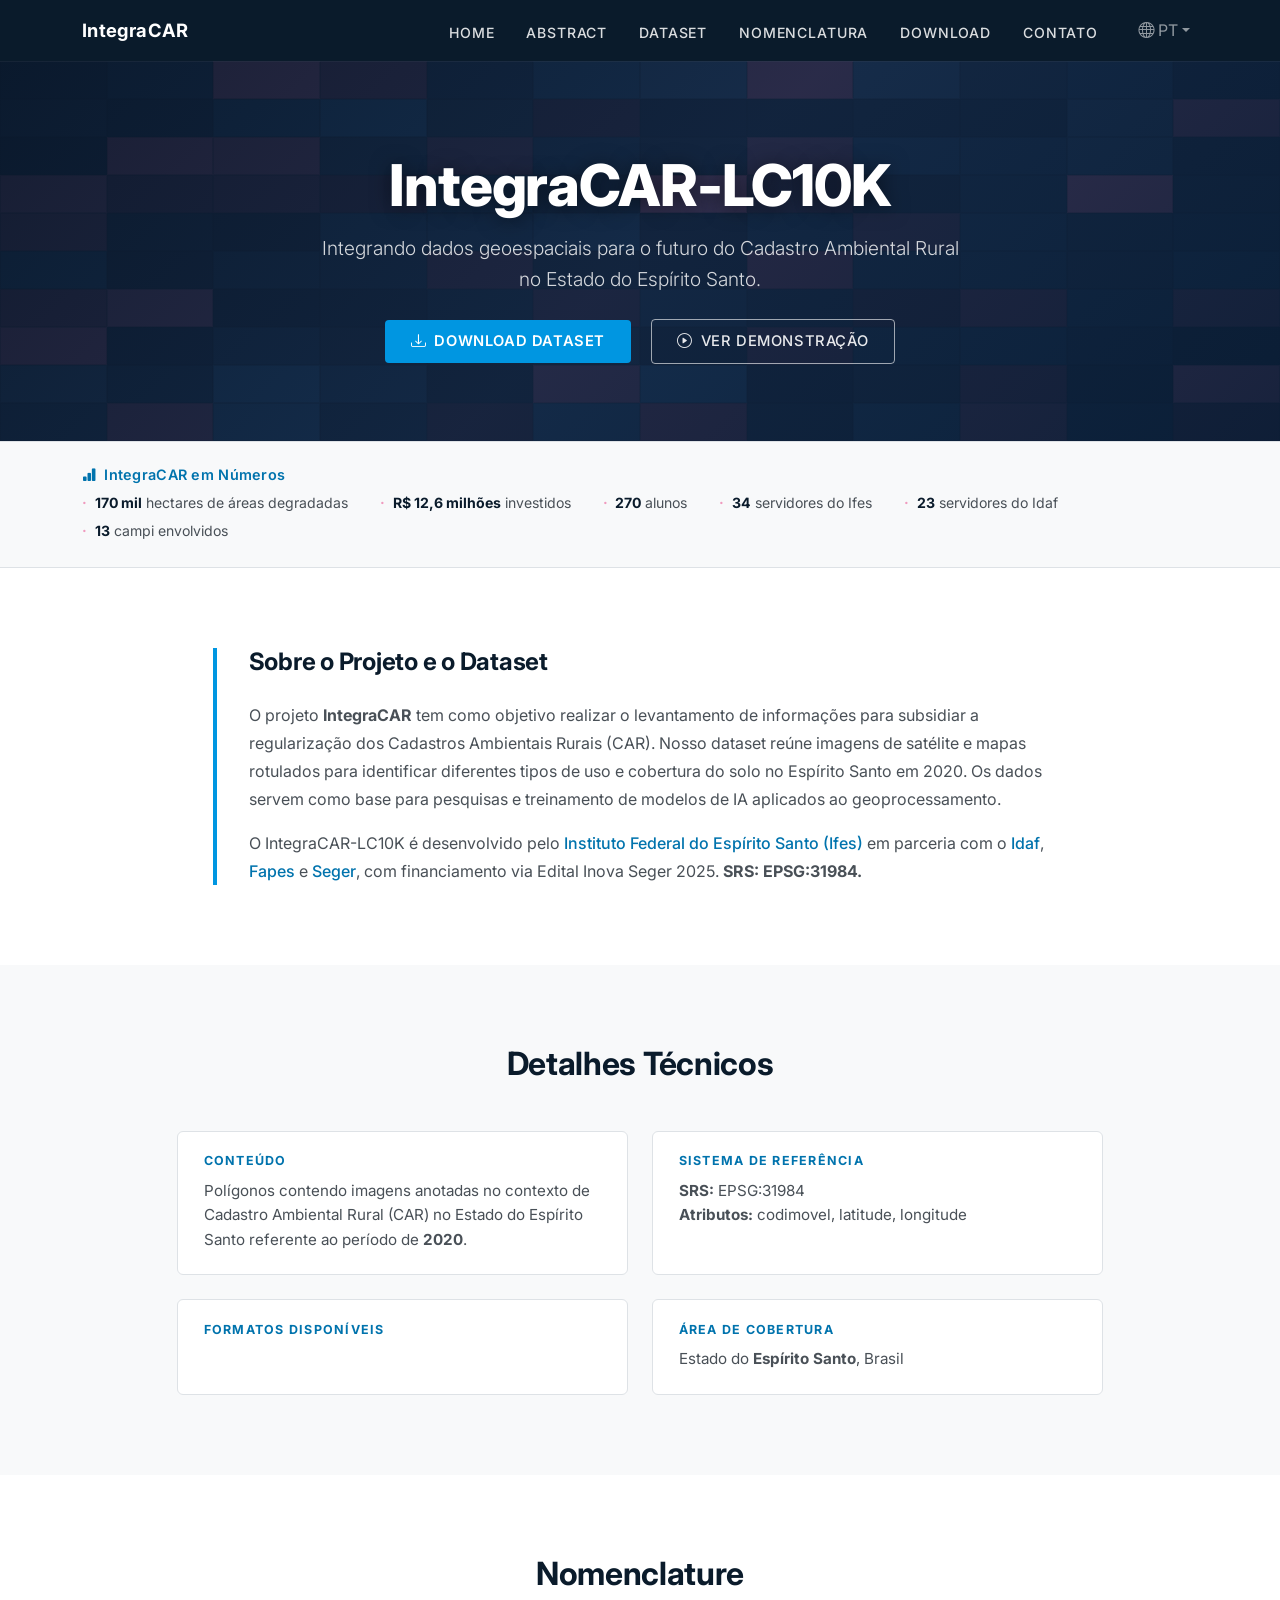
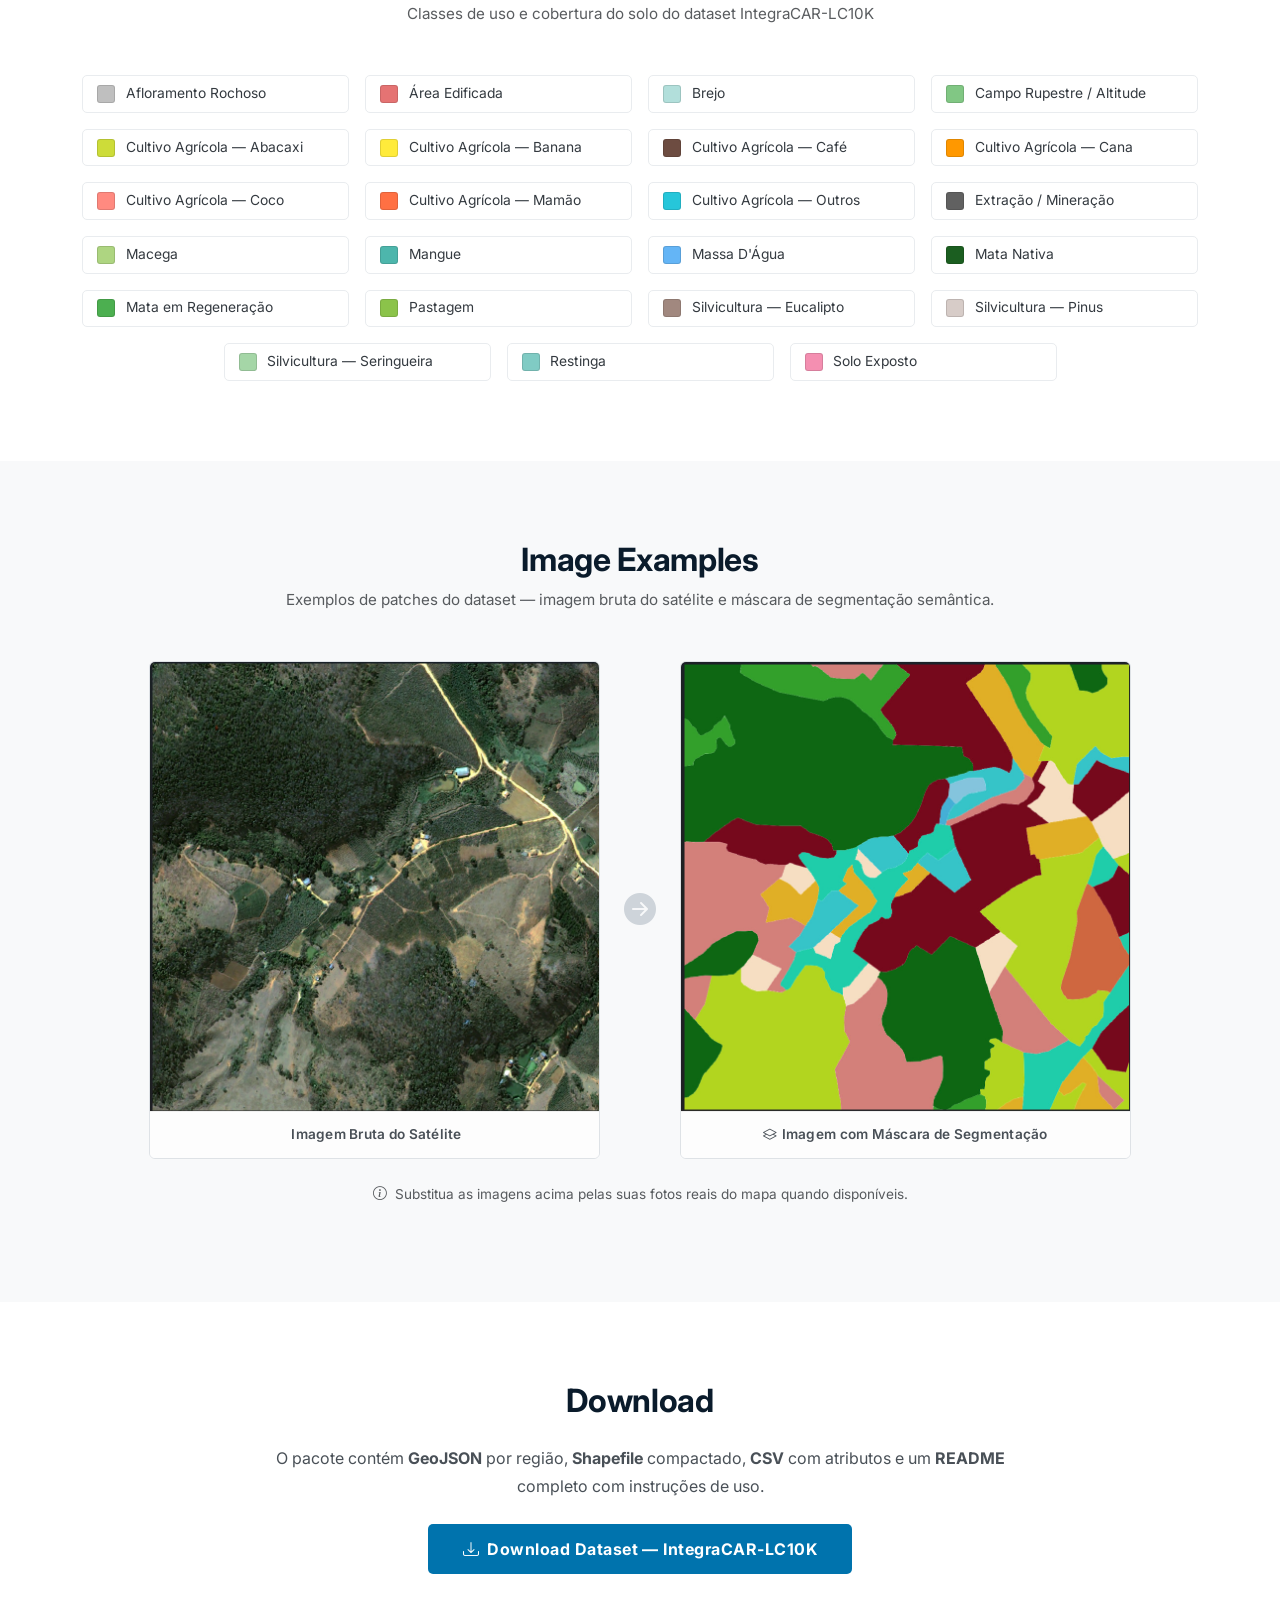
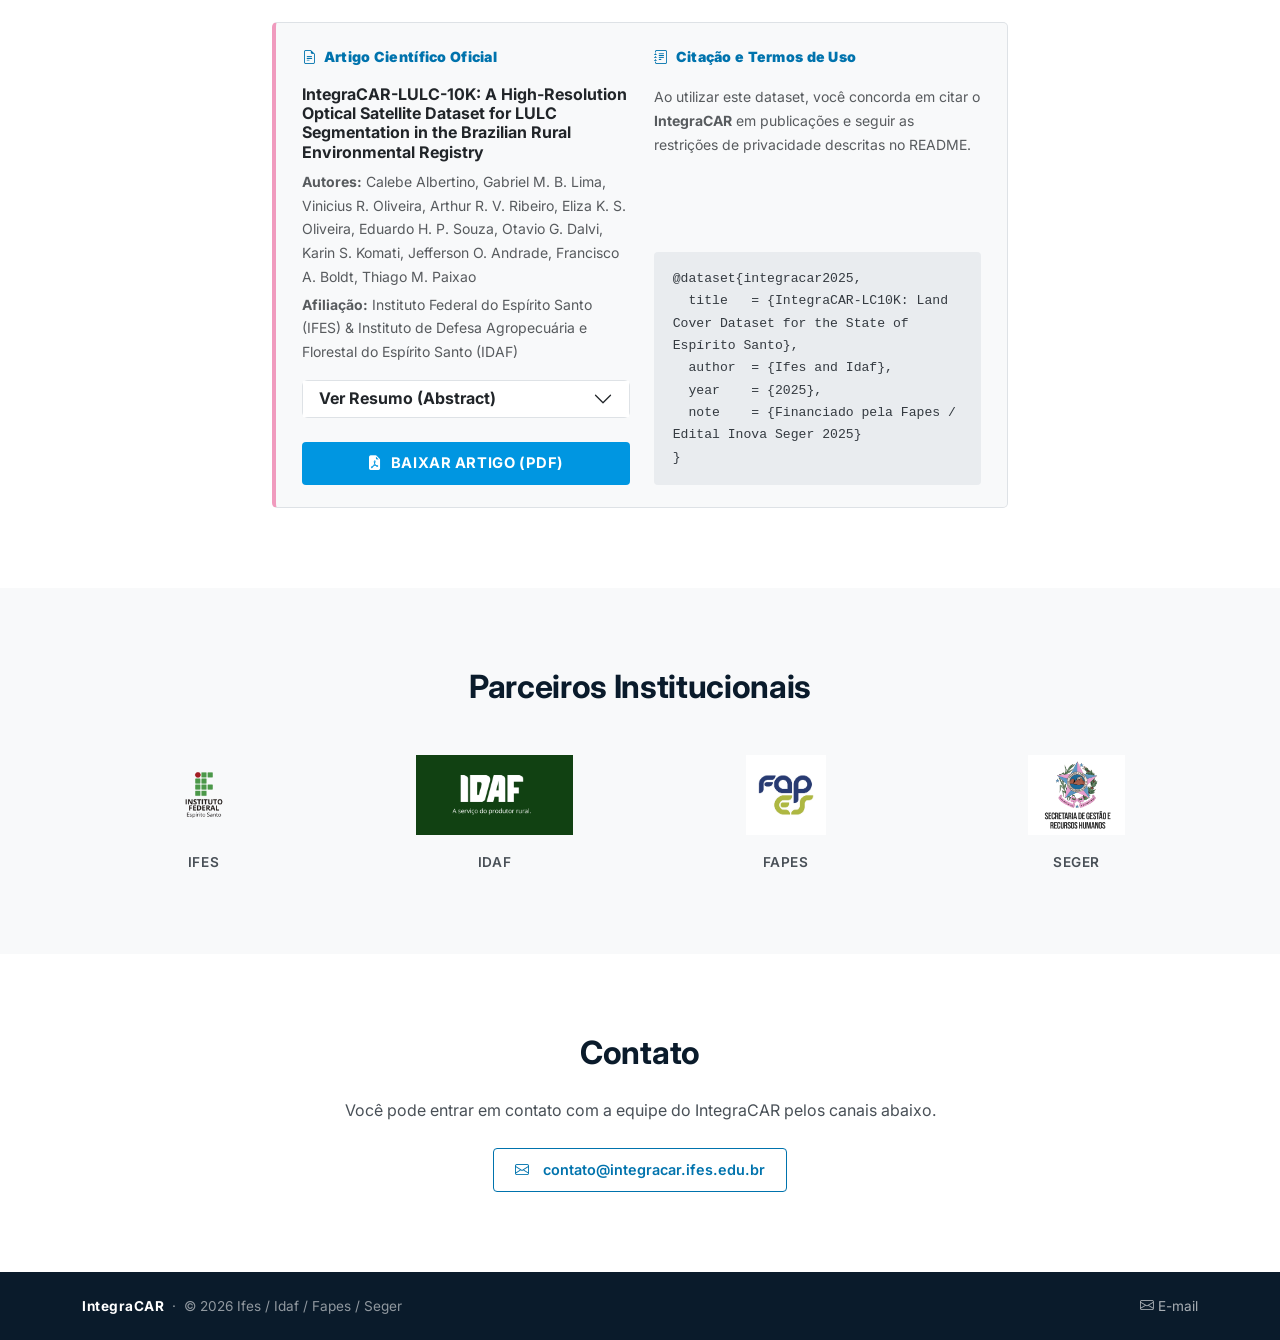
<file: index-pt.html>
<!doctype html>
<html lang="pt-BR">

<head>
    <meta charset="utf-8" />
    <meta name="viewport" content="width=device-width, initial-scale=1, shrink-to-fit=no" />
    <meta name="description"
        content="IntegraCAR-LC10K é um dataset de imagens de satélite e mapas rotulados para identificar uso e cobertura do solo no Espírito Santo, voltado ao Cadastro Ambiental Rural." />
    <meta name="author" content="IntegraCAR / Ifes" />
    <meta name="keywords"
        content="dataset, CAR, cadastro ambiental rural, Espírito Santo, sensoriamento remoto, geoprocessamento, segmentação semântica, IntegraCAR" />
    <meta name="robots" content="index, follow" />
    <link rel="shortcut icon" href="favicon.ico" type="image/x-icon" />

    <meta property="og:title" content="IntegraCAR-LC10K — Dataset de Uso e Cobertura do Solo no ES" />
    <meta property="og:description"
        content="Dataset de imagens de satélite para subsidiar a regularização dos Cadastros Ambientais Rurais no Espírito Santo." />
    <meta property="og:url" content="https://integracar.ifes.edu.br" />

    <title>IntegraCAR-LC10K — Dataset de Uso e Cobertura do Solo no ES</title>

    <!-- Google Fonts: Inter (clean sans-serif like BigEarthNet) -->
    <link rel="preconnect" href="https://fonts.googleapis.com" />
    <link rel="preconnect" href="https://fonts.gstatic.com" crossorigin />
    <link href="https://fonts.googleapis.com/css2?family=Inter:wght@300;400;500;600;700;800&display=swap"
        rel="stylesheet" />

    <!-- Bootstrap 5 -->
    <link href="https://cdn.jsdelivr.net/npm/bootstrap@5.3.2/dist/css/bootstrap.min.css" rel="stylesheet" />

    <!-- Bootstrap Icons -->
    <link rel="stylesheet" href="https://cdn.jsdelivr.net/npm/bootstrap-icons@1.11.3/font/bootstrap-icons.min.css" />

    <link rel="stylesheet" href="style.css" />
</head>

<body>

    <!-- ===================== NAVBAR ===================== -->
    <nav id="mainNav" class="navbar navbar-expand-lg navbar-dark ben-navbar sticky-top">
        <div class="container">
            <a class="navbar-brand ben-brand" href="#home">
                IntegraCAR
            </a>

            <button class="navbar-toggler" type="button" data-bs-toggle="collapse" data-bs-target="#navbarNav"
                aria-controls="navbarNav" aria-expanded="false" aria-label="Alternar navegação">
                <span class="navbar-toggler-icon"></span>
            </button>

            <div class="collapse navbar-collapse" id="navbarNav">
                <ul class="navbar-nav ms-auto align-items-center">
                    <li class="nav-item px-lg-2"><a class="nav-link ben-nav-link" href="#home">Home</a></li>
                    <li class="nav-item px-lg-2"><a class="nav-link ben-nav-link" href="#abstract">Abstract</a></li>
                    <li class="nav-item px-lg-2"><a class="nav-link ben-nav-link" href="#dataset">Dataset</a></li>
                    <li class="nav-item px-lg-2"><a class="nav-link ben-nav-link" href="#nomenclature">Nomenclatura</a></li>
                    <li class="nav-item px-lg-2"><a class="nav-link ben-nav-link" href="#download">Download</a></li>
                    <li class="nav-item px-lg-2"><a class="nav-link ben-nav-link" href="#contact">Contato</a></li>
                    <li class="nav-item dropdown ms-lg-3">
                        <a class="nav-link dropdown-toggle d-flex align-items-center" href="#" id="langDropdown" role="button" data-bs-toggle="dropdown" aria-expanded="false">
                            <i class="bi bi-globe me-1"></i> PT
                        </a>
                        <ul class="dropdown-menu dropdown-menu-end" aria-labelledby="langDropdown">
                            <li><a class="dropdown-item" href="index.html">English (EN)</a></li>
                            <li><a class="dropdown-item active" href="index-pt.html">Português (PT)</a></li>
                        </ul>
                    </li>
                </ul>
            </div>
        </div>
    </nav>

    <!-- ===================== HERO ===================== -->
    <header id="home" class="ben-masthead d-flex align-items-center">
        <div class="ben-masthead-overlay"></div>
        <div class="ben-mosaic-grid" aria-hidden="true">
            <!-- mosaic patches rendered via CSS/JS -->
        </div>
        <div class="container position-relative text-center">
            <h1 class="ben-hero-title">IntegraCAR-LC10K</h1>
            <p class="ben-hero-subtitle">
                Integrando dados geoespaciais para o futuro do Cadastro Ambiental Rural<br class="d-none d-md-inline" />
                no Estado do Espírito Santo.
            </p>
            <div class="ben-hero-buttons mt-4">
                <a href="#download" class="btn ben-btn-primary me-3">
                    <i class="bi bi-download me-2"></i>Download Dataset
                </a>
                <a href="#dataset" class="btn ben-btn-outline">
                    <i class="bi bi-play-circle me-2"></i>Ver Demonstração
                </a>
            </div>
        </div>
    </header>

    <!-- ===================== NUMBERS BOX (BigEarthNet "News" equivalent) ===================== -->
    <section class="ben-news-bar" id="numbers">
        <div class="container fade-in-up">
            <div class="ben-news-box">
                <h5 class="ben-news-title">
                    <i class="bi bi-bar-chart-fill me-2"></i>IntegraCAR em Números
                </h5>
                <ul class="ben-news-list">
                    <li><strong>170 mil</strong> hectares de áreas degradadas</li>
                    <li><strong>R$ 12,6 milhões</strong> investidos</li>
                    <li><strong>270</strong> alunos</li>
                    <li><strong>34</strong> servidores do Ifes</li>
                    <li><strong>23</strong> servidores do Idaf</li>
                    <li><strong>13</strong> campi envolvidos</li>
                </ul>
            </div>
        </div>
    </section>

    <!-- ===================== ABSTRACT ===================== -->
    <section id="abstract" class="ben-section">
        <div class="container fade-in-up">
            <div class="row justify-content-center">
                <div class="col-lg-9 ben-about-block text-justify">
                    <h2 class="ben-section-title">Sobre o Projeto e o Dataset</h2>
                    <p class="ben-section-text">
                        O projeto <strong>IntegraCAR</strong> tem como objetivo realizar o levantamento de informações
                        para subsidiar
                        a regularização dos Cadastros Ambientais Rurais (CAR). Nosso dataset reúne imagens de satélite e
                        mapas
                        rotulados para identificar diferentes tipos de uso e cobertura do solo no Espírito Santo em
                        2020.
                        Os dados servem como base para pesquisas e treinamento de modelos de IA aplicados ao
                        geoprocessamento.
                    </p>
                    <p class="ben-section-text mb-0">
                        O IntegraCAR-LC10K é desenvolvido pelo <a href="https://ifes.edu.br" target="_blank"
                            rel="noopener">Instituto Federal do Espírito Santo (Ifes)</a>
                        em parceria com o <a href="https://idaf.es.gov.br" target="_blank" rel="noopener">Idaf</a>,
                        <a href="https://fapes.es.gov.br" target="_blank" rel="noopener">Fapes</a> e
                        <a href="https://seger.es.gov.br" target="_blank" rel="noopener">Seger</a>,
                        com financiamento via Edital Inova Seger 2025. <strong>SRS: EPSG:31984.</strong>
                    </p>
                </div>
            </div>
        </div>
    </section>

    <!-- ===================== DATASET / TECHNICAL DETAILS ===================== -->
    <section id="dataset" class="ben-section ben-section-alt">
        <div class="container fade-in-up">
            <div class="row justify-content-center">
                <div class="col-lg-10">
                    <h2 class="ben-section-title text-center mb-5">Detalhes Técnicos</h2>
                    <div class="row g-4">
                        <div class="col-md-6">
                            <div class="ben-detail-card h-100">
                                <h6 class="ben-detail-card-label">Conteúdo</h6>
                                <p class="mb-0">Polígonos contendo imagens anotadas no contexto de Cadastro Ambiental
                                    Rural (CAR)
                                    no Estado do Espírito Santo referente ao período de <strong>2020</strong>.</p>
                            </div>
                        </div>
                        <div class="col-md-6">
                            <div class="ben-detail-card h-100">
                                <h6 class="ben-detail-card-label">Sistema de Referência</h6>
                                <p class="mb-0"><strong>SRS:</strong> EPSG:31984<br />
                                    <strong>Atributos:</strong> codimovel, latitude, longitude
                                </p>
                            </div>
                        </div>
                        <div class="col-md-6">
                            <div class="ben-detail-card h-100">
                                <h6 class="ben-detail-card-label">Formatos disponíveis</h6>

                            </div>
                        </div>
                        <div class="col-md-6">
                            <div class="ben-detail-card h-100">
                                <h6 class="ben-detail-card-label">Área de cobertura</h6>
                                <p class="mb-0">Estado do <strong>Espírito Santo</strong>, Brasil</p>
                            </div>
                        </div>
                    </div>
                </div>
            </div>
        </div>
    </section>

    <!-- ===================== NOMENCLATURE ===================== -->
    <section id="nomenclature" class="ben-section">
        <div class="container fade-in-up">
            <h2 class="ben-section-title text-center mb-2">Nomenclature</h2>
            <p class="text-center text-muted mb-5" style="font-size:0.95rem;">Classes de uso e cobertura do solo do
                dataset IntegraCAR-LC10K</p>

            <div class="row g-3 justify-content-center" id="nomenclatureGrid">

                <div class="col-lg-3 col-md-4 col-sm-6">
                    <div class="ben-class-card">
                        <span class="ben-class-swatch" style="background:#bfbfbf;"></span>
                        <span class="ben-class-label">Afloramento Rochoso</span>
                    </div>
                </div>

                <div class="col-lg-3 col-md-4 col-sm-6">
                    <div class="ben-class-card">
                        <span class="ben-class-swatch" style="background:#e57373;"></span>
                        <span class="ben-class-label">Área Edificada</span>
                    </div>
                </div>

                <div class="col-lg-3 col-md-4 col-sm-6">
                    <div class="ben-class-card">
                        <span class="ben-class-swatch" style="background:#b2dfdb;"></span>
                        <span class="ben-class-label">Brejo</span>
                    </div>
                </div>

                <div class="col-lg-3 col-md-4 col-sm-6">
                    <div class="ben-class-card">
                        <span class="ben-class-swatch" style="background:#81c784;"></span>
                        <span class="ben-class-label">Campo Rupestre / Altitude</span>
                    </div>
                </div>

                <div class="col-lg-3 col-md-4 col-sm-6">
                    <div class="ben-class-card">
                        <span class="ben-class-swatch" style="background:#cddc39;"></span>
                        <span class="ben-class-label">Cultivo Agrícola — Abacaxi</span>
                    </div>
                </div>

                <div class="col-lg-3 col-md-4 col-sm-6">
                    <div class="ben-class-card">
                        <span class="ben-class-swatch" style="background:#ffeb3b;"></span>
                        <span class="ben-class-label">Cultivo Agrícola — Banana</span>
                    </div>
                </div>

                <div class="col-lg-3 col-md-4 col-sm-6">
                    <div class="ben-class-card">
                        <span class="ben-class-swatch" style="background:#6d4c41;"></span>
                        <span class="ben-class-label">Cultivo Agrícola — Café</span>
                    </div>
                </div>

                <div class="col-lg-3 col-md-4 col-sm-6">
                    <div class="ben-class-card">
                        <span class="ben-class-swatch" style="background:#ff9800;"></span>
                        <span class="ben-class-label">Cultivo Agrícola — Cana</span>
                    </div>
                </div>

                <div class="col-lg-3 col-md-4 col-sm-6">
                    <div class="ben-class-card">
                        <span class="ben-class-swatch" style="background:#ff8a80;"></span>
                        <span class="ben-class-label">Cultivo Agrícola — Coco</span>
                    </div>
                </div>

                <div class="col-lg-3 col-md-4 col-sm-6">
                    <div class="ben-class-card">
                        <span class="ben-class-swatch" style="background:#ff7043;"></span>
                        <span class="ben-class-label">Cultivo Agrícola — Mamão</span>
                    </div>
                </div>

                <div class="col-lg-3 col-md-4 col-sm-6">
                    <div class="ben-class-card">
                        <span class="ben-class-swatch" style="background:#26c6da;"></span>
                        <span class="ben-class-label">Cultivo Agrícola — Outros</span>
                    </div>
                </div>

                <div class="col-lg-3 col-md-4 col-sm-6">
                    <div class="ben-class-card">
                        <span class="ben-class-swatch" style="background:#616161;"></span>
                        <span class="ben-class-label">Extração / Mineração</span>
                    </div>
                </div>

                <div class="col-lg-3 col-md-4 col-sm-6">
                    <div class="ben-class-card">
                        <span class="ben-class-swatch" style="background:#aed581;"></span>
                        <span class="ben-class-label">Macega</span>
                    </div>
                </div>

                <div class="col-lg-3 col-md-4 col-sm-6">
                    <div class="ben-class-card">
                        <span class="ben-class-swatch" style="background:#4db6ac;"></span>
                        <span class="ben-class-label">Mangue</span>
                    </div>
                </div>

                <div class="col-lg-3 col-md-4 col-sm-6">
                    <div class="ben-class-card">
                        <span class="ben-class-swatch" style="background:#64b5f6;"></span>
                        <span class="ben-class-label">Massa D'Água</span>
                    </div>
                </div>

                <div class="col-lg-3 col-md-4 col-sm-6">
                    <div class="ben-class-card">
                        <span class="ben-class-swatch" style="background:#1b5e20;"></span>
                        <span class="ben-class-label">Mata Nativa</span>
                    </div>
                </div>

                <div class="col-lg-3 col-md-4 col-sm-6">
                    <div class="ben-class-card">
                        <span class="ben-class-swatch" style="background:#4caf50;"></span>
                        <span class="ben-class-label">Mata em Regeneração</span>
                    </div>
                </div>

                <div class="col-lg-3 col-md-4 col-sm-6">
                    <div class="ben-class-card">
                        <span class="ben-class-swatch" style="background:#8bc34a;"></span>
                        <span class="ben-class-label">Pastagem</span>
                    </div>
                </div>

                <div class="col-lg-3 col-md-4 col-sm-6">
                    <div class="ben-class-card">
                        <span class="ben-class-swatch" style="background:#a1887f;"></span>
                        <span class="ben-class-label">Silvicultura — Eucalipto</span>
                    </div>
                </div>

                <div class="col-lg-3 col-md-4 col-sm-6">
                    <div class="ben-class-card">
                        <span class="ben-class-swatch" style="background:#d7ccc8;"></span>
                        <span class="ben-class-label">Silvicultura — Pinus</span>
                    </div>
                </div>

                <div class="col-lg-3 col-md-4 col-sm-6">
                    <div class="ben-class-card">
                        <span class="ben-class-swatch" style="background:#a5d6a7;"></span>
                        <span class="ben-class-label">Silvicultura — Seringueira</span>
                    </div>
                </div>

                <div class="col-lg-3 col-md-4 col-sm-6">
                    <div class="ben-class-card">
                        <span class="ben-class-swatch" style="background:#80cbc4;"></span>
                        <span class="ben-class-label">Restinga</span>
                    </div>
                </div>

                <div class="col-lg-3 col-md-4 col-sm-6">
                    <div class="ben-class-card">
                        <span class="ben-class-swatch" style="background:#f48fb1;"></span>
                        <span class="ben-class-label">Solo Exposto</span>
                    </div>
                </div>

            </div><!-- /row -->
        </div>
    </section>

    <!-- ===================== IMAGE EXAMPLES ===================== -->
    <section id="examples" class="ben-section ben-section-alt">
        <div class="container fade-in-up">
            <h2 class="ben-section-title text-center mb-2">Image Examples</h2>
            <p class="text-center text-muted mb-5" style="font-size:0.95rem;">
                Exemplos de patches do dataset — imagem bruta do satélite e máscara de segmentação semântica.
            </p>

            <div class="row g-4 justify-content-center align-items-stretch">
                <div class="col-md-5">
                    <div class="ben-patch-card">
                        <div class="ben-patch-img-wrap">
                            <img src="imagensSobre/Img-sem-mascara.jpeg" alt="Imagem bruta do satélite"
                                class="ben-patch-img" />
                        </div>
                        <div class="ben-patch-caption">
                            <i class="bi bi-satellite me-1"></i>Imagem Bruta do Satélite
                        </div>
                    </div>
                </div>

                <div class="col-auto d-none d-md-flex align-items-center">
                    <div class="ben-arrow-sep">
                        <i class="bi bi-arrow-right-circle-fill"></i>
                    </div>
                </div>

                <div class="col-md-5">
                    <div class="ben-patch-card">
                        <div class="ben-patch-img-wrap">
                            <img src="imagensSobre/img-com-mascara.jpeg" alt="Imagem com máscara de segmentação"
                                class="ben-patch-img" />
                        </div>
                        <div class="ben-patch-caption">
                            <i class="bi bi-layers me-1"></i>Imagem com Máscara de Segmentação
                        </div>
                    </div>
                </div>
            </div>

            <p class="text-center text-muted mt-4" style="font-size:0.85rem;">
                <i class="bi bi-info-circle me-1"></i>
                Substitua as imagens acima pelas suas fotos reais do mapa quando disponíveis.
            </p>
        </div>
    </section>

    <!-- ===================== DOWNLOAD ===================== -->
    <section id="download" class="ben-section">
        <div class="container fade-in-up">
            <div class="row justify-content-center">
                <div class="col-lg-8 text-center">
                    <h2 class="ben-section-title">Download</h2>
                    <p class="ben-section-text mb-4">
                        O pacote contém <strong>GeoJSON</strong> por região, <strong>Shapefile</strong> compactado,
                        <strong>CSV</strong> com atributos e um <strong>README</strong> completo com instruções de uso.
                    </p>

                    <a href="/downloads/integracar-dataset.zip" id="downloadBtn" class="btn ben-btn-download mb-5">
                        <i class="bi bi-download me-2"></i>Download Dataset — IntegraCAR-LC10K
                    </a>

                    <!-- Citation / Terms box -->
                    <div class="ben-citation-box text-start">
                        <div class="row g-4">
                            <!-- Left Column: Paper Info -->
                            <div class="col-lg-6 d-flex flex-column">
                                <p class="ben-citation-label mb-3">
                                    <i class="bi bi-file-earmark-text me-2"></i><strong>Artigo Científico Oficial</strong>
                                </p>
                                <h6 class="fw-bold text-dark mb-2" style="color: #0a1b2b;">IntegraCAR-LULC-10K: A High-Resolution Optical Satellite Dataset for LULC Segmentation in the Brazilian Rural Environmental Registry</h6>
                                <p class="small text-muted mb-1"><strong>Autores:</strong> Calebe Albertino, Gabriel M. B. Lima, Vinicius R. Oliveira, Arthur R. V. Ribeiro, Eliza K. S. Oliveira, Eduardo H. P. Souza, Otavio G. Dalvi, Karin S. Komati, Jefferson O. Andrade, Francisco A. Boldt, Thiago M. Paixao</p>
                                <p class="small text-muted mb-3"><strong>Afiliação:</strong> Instituto Federal do Espírito Santo (IFES) & Instituto de Defesa Agropecuária e Florestal do Espírito Santo (IDAF)</p>
                                
                                <div class="accordion accordion-flush mb-4 border rounded" id="abstractAccordionPt">
                                    <div class="accordion-item">
                                        <h2 class="accordion-header" id="headingAbstractPt">
                                            <button class="accordion-button collapsed py-2 px-3 small fw-bold" type="button" data-bs-toggle="collapse" data-bs-target="#collapseAbstractPt" aria-expanded="false" aria-controls="collapseAbstractPt">
                                                Ver Resumo (Abstract)
                                            </button>
                                        </h2>
                                        <div id="collapseAbstractPt" class="accordion-collapse collapse" aria-labelledby="headingAbstractPt" data-bs-parent="#abstractAccordionPt">
                                            <div class="accordion-body small text-muted text-justify p-3">
                                                O mapeamento de uso e cobertura da terra (LULC) no contexto do Cadastro Ambiental Rural (CAR) brasileiro é essencial para a governança ambiental, no entanto, faltam benchmarks de aprendizado de máquina disponíveis publicamente adaptados a este domínio. Este artigo apresenta o IntegraCAR-LULC-10K, um conjunto de dados de sensoriamento remoto de alta resolução para segmentação semântica de áreas relacionadas ao CAR no Espírito Santo, Brasil, construído a partir de imagens ortofotomosaico KOMPSAT-3/3A e anotações temáticas do GeoBases (2019–2020)...
                                            </div>
                                        </div>
                                    </div>
                                </div>

                                <div class="mt-auto">
                                    <a href="paper.pdf" target="_blank" class="btn ben-btn-primary w-100 fw-bold">
                                        <i class="bi bi-file-earmark-pdf-fill me-2"></i>Baixar Artigo (PDF)
                                    </a>
                                </div>
                            </div>

                            <!-- Right Column: Citation & Limitations -->
                            <div class="col-lg-6 d-flex flex-column">
                                <p class="ben-citation-label mb-3">
                                    <i class="bi bi-journal-text me-2"></i><strong>Citação e Termos de Uso</strong>
                                </p>
                                <p class="mb-2 small text-muted">Ao utilizar este dataset, você concorda em citar o
                                    <strong>IntegraCAR</strong> em
                                    publicações e seguir as restrições de privacidade descritas no README.
                                </p>
                                <pre class="ben-citation-pre mb-0 mt-auto">@dataset{integracar2025,
  title   = {IntegraCAR-LC10K: Land Cover Dataset for the State of Espírito Santo},
  author  = {Ifes and Idaf},
  year    = {2025},
  note    = {Financiado pela Fapes / Edital Inova Seger 2025}
}</pre>
                            </div>
                        </div>
                    </div>

                </div>
            </div>
        </div>
    </section>

    <!-- ===================== ACKNOWLEDGEMENTS / PARTNERS ===================== -->
    <section id="acknowledgements" class="ben-section ben-section-alt">
        <div class="container fade-in-up">
            <h2 class="ben-section-title text-center mb-5">Parceiros Institucionais</h2>
            <div class="row align-items-center justify-content-center g-5">

                <div class="col-6 col-md-3 text-center">
                    <a href="https://ifes.edu.br" target="_blank" rel="noopener" class="ben-partner-link">
                        <img src="imagensSobre/ifes.png" alt="Ifes" class="ben-partner-logo" />
                        <p class="ben-partner-name mt-3">Ifes</p>
                    </a>
                </div>

                <div class="col-6 col-md-3 text-center">
                    <a href="https://idaf.es.gov.br" target="_blank" rel="noopener" class="ben-partner-link">
                        <img src="imagensSobre/idaf.png" alt="Idaf" class="ben-partner-logo" />
                        <p class="ben-partner-name mt-3">Idaf</p>
                    </a>
                </div>

                <div class="col-6 col-md-3 text-center">
                    <a href="https://fapes.es.gov.br" target="_blank" rel="noopener" class="ben-partner-link">
                        <img src="imagensSobre/fapes.jpg" alt="Fapes" class="ben-partner-logo" />
                        <p class="ben-partner-name mt-3">Fapes</p>
                    </a>
                </div>

                <div class="col-6 col-md-3 text-center">
                    <a href="https://seger.es.gov.br" target="_blank" rel="noopener" class="ben-partner-link">
                        <img src="imagensSobre/seger.png" alt="Seger" class="ben-partner-logo" />
                        <p class="ben-partner-name mt-3">Seger</p>
                    </a>
                </div>

            </div>
        </div>
    </section>

    <!-- ===================== CONTACT ===================== -->
    <section id="contact" class="ben-section">
        <div class="container fade-in-up">
            <div class="row justify-content-center">
                <div class="col-lg-7 text-center">
                    <h2 class="ben-section-title">Contato</h2>
                    <p class="ben-section-text">
                        Você pode entrar em contato com a equipe do IntegraCAR pelos canais abaixo.
                    </p>
                    <div class="ben-contact-links mt-4">
                        <a href="mailto:contato@integracar.ifes.edu.br" class="ben-contact-btn">
                            <i class="bi bi-envelope me-2"></i>contato@integracar.ifes.edu.br
                        </a>
                    </div>
                </div>
            </div>
        </div>
    </section>

    <!-- ===================== FOOTER ===================== -->
    <footer id="footer" class="ben-footer">
        <div class="container">
            <div class="row align-items-center">
                <div class="col-md-6 text-center text-md-start mb-3 mb-md-0">
                    <span class="ben-footer-brand">IntegraCAR</span>
                    <span class="ben-footer-copy">&nbsp;·&nbsp; © <span id="year"></span> Ifes / Idaf / Fapes /
                        Seger</span>
                </div>
                <div class="col-md-6 text-center text-md-end">
                    <a href="mailto:contato@integracar.ifes.edu.br" class="ben-footer-link">
                        <i class="bi bi-envelope"></i> E-mail
                    </a>
                </div>
            </div>
        </div>
    </footer>

    <!-- Scripts -->
    <script src="https://cdn.jsdelivr.net/npm/bootstrap@5.3.2/dist/js/bootstrap.bundle.min.js"></script>
    <script>
        // Year
        document.getElementById('year').textContent = new Date().getFullYear();

        // Navbar scroll behavior — add white bg after scroll (BigEarthNet style)
        const nav = document.getElementById('mainNav');
        window.addEventListener('scroll', () => {
            if (window.scrollY > 60) {
                nav.classList.add('scrolled');
            } else {
                nav.classList.remove('scrolled');
            }
        });

        // Active nav link highlight
        const sections = document.querySelectorAll('section[id], header[id]');
        const navLinks = document.querySelectorAll('.ben-nav-link');
        const observer = new IntersectionObserver((entries) => {
            entries.forEach(entry => {
                if (entry.isIntersecting) {
                    navLinks.forEach(l => l.classList.remove('active'));
                    const active = document.querySelector(`.ben-nav-link[href="#${entry.target.id}"]`);
                    if (active) active.classList.add('active');
                }
            });
        }, { rootMargin: '-50% 0px -50% 0px' });
        sections.forEach(s => observer.observe(s));

        // Fade in animation on scroll
        const fadeElements = document.querySelectorAll('.fade-in-up');
        const fadeObserver = new IntersectionObserver((entries) => {
            entries.forEach(entry => {
                if (entry.isIntersecting) {
                    entry.target.classList.add('visible');
                    fadeObserver.unobserve(entry.target);
                }
            });
        }, { threshold: 0.15 });
        fadeElements.forEach(el => fadeObserver.observe(el));

        // Mosaic background patches
        (function buildMosaic() {
            const grid = document.querySelector('.ben-mosaic-grid');
            if (!grid) return;
            const colors = [
                '#0a1b2b', '#102d45', '#163f61', '#0d2438',
                '#1a4b73', '#133552', '#0c1f30', '#153a59',
                '#0f1c29', '#6e304b', '#914264', '#b5557e',
                '#172d42', '#214261', '#142738', '#471e30'
            ];
            const count = 120;
            for (let i = 0; i < count; i++) {
                const patch = document.createElement('div');
                patch.className = 'mosaic-patch';
                patch.style.backgroundColor = colors[Math.floor(Math.random() * colors.length)];
                patch.style.opacity = (0.35 + Math.random() * 0.45).toFixed(2);
                grid.appendChild(patch);
            }
        })();
    </script>

</body>

</html>
</file>
<file: style.css>
/* ============================================================
   IntegraCAR-LC10K — Espírito Santo Flag Theme
   Font: Inter (clean, academic sans-serif)
   Color System: Dark Navy navbar/hero, white body,
   ES Blue (#0096E1) and ES Pink (#F09BBE) accents.
   ============================================================ */

/* ---------- Reset & Base ---------- */
*, *::before, *::after { box-sizing: border-box; }

html {
  scroll-behavior: smooth;
}

body {
  font-family: 'Inter', 'Segoe UI', system-ui, sans-serif;
  font-size: 16px;
  line-height: 1.7;
  color: #212529;
  background: #ffffff;
  margin: 0;
}

a { color: #0073ad; text-decoration: none; }
a:hover { color: #00537d; text-decoration: underline; }

/* ============================================================
   NAVBAR  — Dark Navy, white on scroll
   ============================================================ */
.ben-navbar {
  background-color: #0a1b2b;           /* deep navy blue */
  padding-top: 0.55rem;
  padding-bottom: 0.55rem;
  transition: background-color 0.3s ease, box-shadow 0.3s ease;
  box-shadow: 0 1px 0 rgba(255,255,255,0.05);
}

.ben-navbar.scrolled {
  background-color: #ffffff !important;
  box-shadow: 0 2px 12px rgba(0,0,0,0.12);
}

.ben-navbar.scrolled .ben-brand,
.ben-navbar.scrolled .ben-nav-link {
  color: #0a1b2b !important;
}

.ben-navbar.scrolled .ben-nav-link:hover,
.ben-navbar.scrolled .ben-nav-link.active {
  color: #0073ad !important;
}

.ben-brand {
  font-size: 1.15rem;
  font-weight: 700;
  color: #ffffff !important;
  letter-spacing: 0.02em;
  display: flex;
  align-items: center;
  gap: 0;
}

.brand-logo {
  object-fit: contain;
  filter: brightness(0) invert(1);   /* white logo on dark bg */
  transition: filter 0.3s;
}

.ben-navbar.scrolled .brand-logo {
  filter: none;
}

.ben-nav-link {
  font-size: 0.88rem;
  font-weight: 500;
  color: rgba(255,255,255,0.85) !important;
  letter-spacing: 0.06em;
  text-transform: uppercase;
  transition: color 0.2s;
  position: relative;
  padding-bottom: 2px;
}

.ben-nav-link::after {
  content: '';
  display: block;
  position: absolute;
  bottom: -2px;
  left: 0; right: 0;
  height: 2px;
  background: #F09BBE; /* ES Pink */
  transform: scaleX(0);
  transition: transform 0.25s ease;
  border-radius: 2px;
}

.ben-nav-link:hover::after,
.ben-nav-link.active::after {
  transform: scaleX(1);
}

.ben-nav-link:hover,
.ben-nav-link.active {
  color: #ffffff !important;
}

/* ============================================================
   HERO / MASTHEAD  — Dark Navy banner with mosaic
   ============================================================ */
.ben-masthead {
  position: relative;
  min-height: 380px;
  background-color: #0a131f; /* very dark navy */
  overflow: hidden;
  padding: 5rem 0 4rem;
}

/* Dark overlay */
.ben-masthead-overlay {
  position: absolute;
  inset: 0;
  background: linear-gradient(
    135deg,
    rgba(10,25,45,0.88) 0%,
    rgba(20,40,70,0.75) 50%,
    rgba(10,30,55,0.90) 100%
  );
  z-index: 1;
}

/* Mosaic satellite patch grid */
.ben-mosaic-grid {
  position: absolute;
  inset: 0;
  display: grid;
  grid-template-columns: repeat(12, 1fr);
  grid-template-rows: repeat(10, 1fr);
  z-index: 0;
}

.mosaic-patch {
  border: 0.5px solid rgba(0,0,0,0.3);
  transition: opacity 3s ease;
}

/* Hero text */
.ben-masthead .container {
  position: relative;
  z-index: 2;
}

.ben-hero-title {
  font-size: clamp(2.2rem, 5vw, 3.6rem);
  font-weight: 800;
  color: #ffffff;
  letter-spacing: -0.02em;
  line-height: 1.1;
  margin-bottom: 1rem;
  text-shadow: 0 2px 20px rgba(0,0,0,0.5);
}

.ben-hero-subtitle {
  font-size: clamp(1rem, 2vw, 1.2rem);
  font-weight: 300;
  color: rgba(255,255,255,0.82);
  max-width: 680px;
  margin: 0 auto 0.5rem;
  line-height: 1.6;
}

/* Hero buttons */
.ben-btn-primary {
  background-color: #0096E1; /* ES Blue */
  border: none;
  color: #ffffff;
  font-weight: 600;
  font-size: 0.92rem;
  letter-spacing: 0.04em;
  padding: 0.65rem 1.6rem;
  border-radius: 4px;
  transition: background-color 0.2s, transform 0.15s, box-shadow 0.2s;
  text-transform: uppercase;
}

.ben-btn-primary:hover {
  background-color: #007bbd; /* Darker ES Blue */
  color: #fff;
  transform: translateY(-1px);
  box-shadow: 0 6px 20px rgba(0,150,225,0.35);
  text-decoration: none;
}

.ben-btn-outline {
  background: transparent;
  border: 1.5px solid rgba(255,255,255,0.6);
  color: rgba(255,255,255,0.9);
  font-weight: 500;
  font-size: 0.92rem;
  letter-spacing: 0.04em;
  padding: 0.65rem 1.6rem;
  border-radius: 4px;
  transition: border-color 0.2s, background 0.2s, transform 0.15s;
  text-transform: uppercase;
}

.ben-btn-outline:hover {
  border-color: #0096E1;
  background: rgba(0,150,225,0.15);
  color: #fff;
  transform: translateY(-1px);
  text-decoration: none;
}

/* ============================================================
   NEWS / NUMBERS BAR — Pale box below hero
   ============================================================ */
.ben-news-bar {
  background-color: #f8f9fa;
  border-top: 1px solid #dee2e6;
  border-bottom: 1px solid #dee2e6;
  padding: 1.5rem 0;
}

.ben-news-box {
  display: flex;
  flex-wrap: wrap;
  align-items: baseline;
  gap: 0.5rem 2rem;
}

.ben-news-title {
  font-size: 0.9rem;
  font-weight: 600;
  color: #0073ad;
  margin: 0;
  white-space: nowrap;
  letter-spacing: 0.02em;
}

.ben-news-list {
  list-style: none;
  padding: 0;
  margin: 0;
  display: flex;
  flex-wrap: wrap;
  gap: 0.25rem 2rem;
}

.ben-news-list li {
  font-size: 0.88rem;
  color: #495057;
  position: relative;
  padding-left: 0.8rem;
}

.ben-news-list li::before {
  content: '·';
  position: absolute;
  left: 0;
  color: #F09BBE; /* ES Pink */
  font-weight: 700;
}

.ben-news-list li strong {
  color: #0a1b2b;
}

/* ============================================================
   SECTIONS — common structure
   ============================================================ */
.ben-section {
  padding: 5rem 0;
}

.ben-section-alt {
  background-color: #f8f9fa;
}

.ben-section-title {
  font-size: clamp(1.5rem, 3vw, 2rem);
  font-weight: 700;
  color: #0a1b2b;
  letter-spacing: -0.01em;
  margin-bottom: 1.5rem;
}

.ben-section-text {
  font-size: 1rem;
  color: #495057;
  line-height: 1.75;
}

.ben-section-text a {
  color: #0073ad;
  font-weight: 500;
}

/* ============================================================
   ABSTRACT — contained block with left border accent
   ============================================================ */
.ben-about-block {
  border-left: 4px solid #0096E1;
  padding-left: 2rem;
}

.ben-about-block .ben-section-title {
  font-size: 1.5rem;
}

/* ============================================================
   DATASET / TECHNICAL DETAILS — card grid
   ============================================================ */
.ben-detail-card {
  background: #ffffff;
  border: 1px solid #dee2e6;
  border-radius: 6px;
  padding: 1.4rem 1.6rem;
  transition: box-shadow 0.2s, transform 0.2s;
}

.ben-detail-card:hover {
  box-shadow: 0 4px 16px rgba(0,0,0,0.1);
  transform: translateY(-2px);
}

.ben-detail-card-label {
  font-size: 0.78rem;
  font-weight: 700;
  text-transform: uppercase;
  letter-spacing: 0.1em;
  color: #0073ad;
  margin-bottom: 0.6rem;
}

.ben-detail-card p {
  font-size: 0.95rem;
  color: #495057;
  line-height: 1.6;
}

/* ============================================================
   NOMENCLATURE — class grid with color swatches
   ============================================================ */
.ben-class-card {
  display: flex;
  align-items: center;
  gap: 0.65rem;
  background: #ffffff;
  border: 1px solid #e9ecef;
  border-radius: 5px;
  padding: 0.55rem 0.9rem;
  transition: border-color 0.2s, box-shadow 0.2s;
}

.ben-class-card:hover {
  border-color: #F09BBE; /* ES Pink */
  box-shadow: 0 2px 8px rgba(240,155,190,0.25);
}

.ben-class-swatch {
  display: inline-block;
  width: 18px;
  height: 18px;
  border-radius: 3px;
  flex-shrink: 0;
  border: 1px solid rgba(0,0,0,0.12);
}

.ben-class-label {
  font-size: 0.865rem;
  color: #343a40;
  font-weight: 400;
  line-height: 1.3;
}

/* ============================================================
   IMAGE EXAMPLES — patch cards
   ============================================================ */
.ben-patch-card {
  border: 1px solid #dee2e6;
  border-radius: 6px;
  overflow: hidden;
  background: #fff;
  transition: box-shadow 0.2s;
}

.ben-patch-card:hover {
  box-shadow: 0 6px 24px rgba(0,0,0,0.12);
}

.ben-patch-img-wrap {
  aspect-ratio: 1 / 1;
  overflow: hidden;
  background: #0a1b2b;
}

.ben-patch-img {
  width: 100%;
  height: 100%;
  object-fit: cover;
  display: block;
  transition: transform 0.4s ease;
}

.ben-patch-card:hover .ben-patch-img {
  transform: scale(1.03);
}

.ben-patch-caption {
  padding: 0.7rem 1rem;
  font-size: 0.85rem;
  font-weight: 600;
  color: #495057;
  text-align: center;
  border-top: 1px solid #f0f0f0;
  background: #fdfdfd;
  letter-spacing: 0.02em;
}

.ben-arrow-sep {
  font-size: 2rem;
  color: #ced4da;
  line-height: 1;
}

/* ============================================================
   DOWNLOAD
   ============================================================ */
.ben-btn-download {
  display: inline-flex;
  align-items: center;
  background-color: #0073ad;
  color: #ffffff;
  font-weight: 700;
  font-size: 1rem;
  padding: 0.8rem 2.2rem;
  border-radius: 5px;
  letter-spacing: 0.03em;
  transition: background-color 0.2s, transform 0.15s, box-shadow 0.2s;
  border: none;
}

.ben-btn-download:hover {
  background-color: #00537d;
  color: #fff;
  transform: translateY(-2px);
  box-shadow: 0 8px 24px rgba(0,115,173,0.35);
  text-decoration: none;
}

/* Citation box */
.ben-citation-box {
  background: #f8f9fa;
  border: 1px solid #dee2e6;
  border-left: 4px solid #F09BBE; /* ES Pink */
  border-radius: 5px;
  padding: 1.4rem 1.6rem;
}

.ben-citation-label {
  font-size: 0.88rem;
  font-weight: 600;
  color: #0073ad;
  letter-spacing: 0.02em;
}

.ben-citation-pre {
  background: #e9ecef;
  border-radius: 4px;
  padding: 1rem 1.2rem;
  font-size: 0.82rem;
  color: #343a40;
  overflow-x: auto;
  white-space: pre-wrap;
  word-break: break-word;
  font-family: 'Fira Code', 'Courier New', monospace;
}

/* ============================================================
   PARTNERS / ACKNOWLEDGEMENTS
   ============================================================ */
.ben-partner-link {
  display: block;
  text-decoration: none;
}

.ben-partner-logo {
  max-height: 80px;
  max-width: 100%;
  object-fit: contain;
  filter: grayscale(30%);
  transition: filter 0.25s, transform 0.25s;
}

.ben-partner-link:hover .ben-partner-logo {
  filter: grayscale(0%);
  transform: scale(1.05);
}

.ben-partner-name {
  font-size: 0.85rem;
  font-weight: 600;
  color: #495057;
  margin: 0;
  letter-spacing: 0.04em;
  text-transform: uppercase;
}

/* ============================================================
   CONTACT
   ============================================================ */
.ben-contact-btn {
  display: inline-flex;
  align-items: center;
  gap: 0.4rem;
  padding: 0.55rem 1.3rem;
  border: 1.5px solid #0073ad;
  border-radius: 4px;
  color: #0073ad;
  font-weight: 600;
  font-size: 0.9rem;
  transition: background 0.2s, color 0.2s, transform 0.15s;
  text-decoration: none;
}

.ben-contact-btn:hover {
  background: #0073ad;
  color: #fff;
  transform: translateY(-1px);
  text-decoration: none;
}

/* ============================================================
   FOOTER — dark navy bar
   ============================================================ */
.ben-footer {
  background-color: #0a1b2b;
  padding: 1.4rem 0;
  color: rgba(255,255,255,0.7);
  font-size: 0.85rem;
}

.ben-footer-brand {
  font-weight: 700;
  color: #ffffff;
  letter-spacing: 0.04em;
}

.ben-footer-copy {
  color: rgba(255,255,255,0.55);
}

.ben-footer-link {
  color: rgba(255,255,255,0.65);
  text-decoration: none;
  font-size: 0.85rem;
  transition: color 0.2s;
}

.ben-footer-link:hover {
  color: #F09BBE; /* ES Pink */
  text-decoration: none;
}

/* ============================================================
   ANIMATIONS
   ============================================================ */
.fade-in-up {
  opacity: 0;
  transform: translateY(30px);
  transition: opacity 0.8s cubic-bezier(0.25, 0.46, 0.45, 0.94), transform 0.8s cubic-bezier(0.25, 0.46, 0.45, 0.94);
}
.fade-in-up.visible {
  opacity: 1;
  transform: translateY(0);
}

/* ============================================================
   RESPONSIVE TWEAKS
   ============================================================ */
@media (max-width: 767px) {
  .ben-masthead { min-height: 320px; padding: 3.5rem 0 3rem; }
  .ben-hero-buttons .btn { display: block; width: 100%; margin: 0.4rem 0 !important; }
  .ben-news-box { flex-direction: column; gap: 0.8rem; }
  .ben-about-block { border-left: 3px solid #0096E1; padding-left: 1rem; }
  .ben-section { padding: 3rem 0; }
  .ben-arrow-sep { display: none; }
  .ben-contact-btn { display: block; text-align: center; margin-bottom: 0.75rem; }
}

@media (max-width: 575px) {
  .ben-mosaic-grid {
    grid-template-columns: repeat(8, 1fr);
    grid-template-rows: repeat(8, 1fr);
  }
  .ben-class-card { padding: 0.4rem 0.7rem; }
  .ben-class-label { font-size: 0.8rem; }
}
</file>
